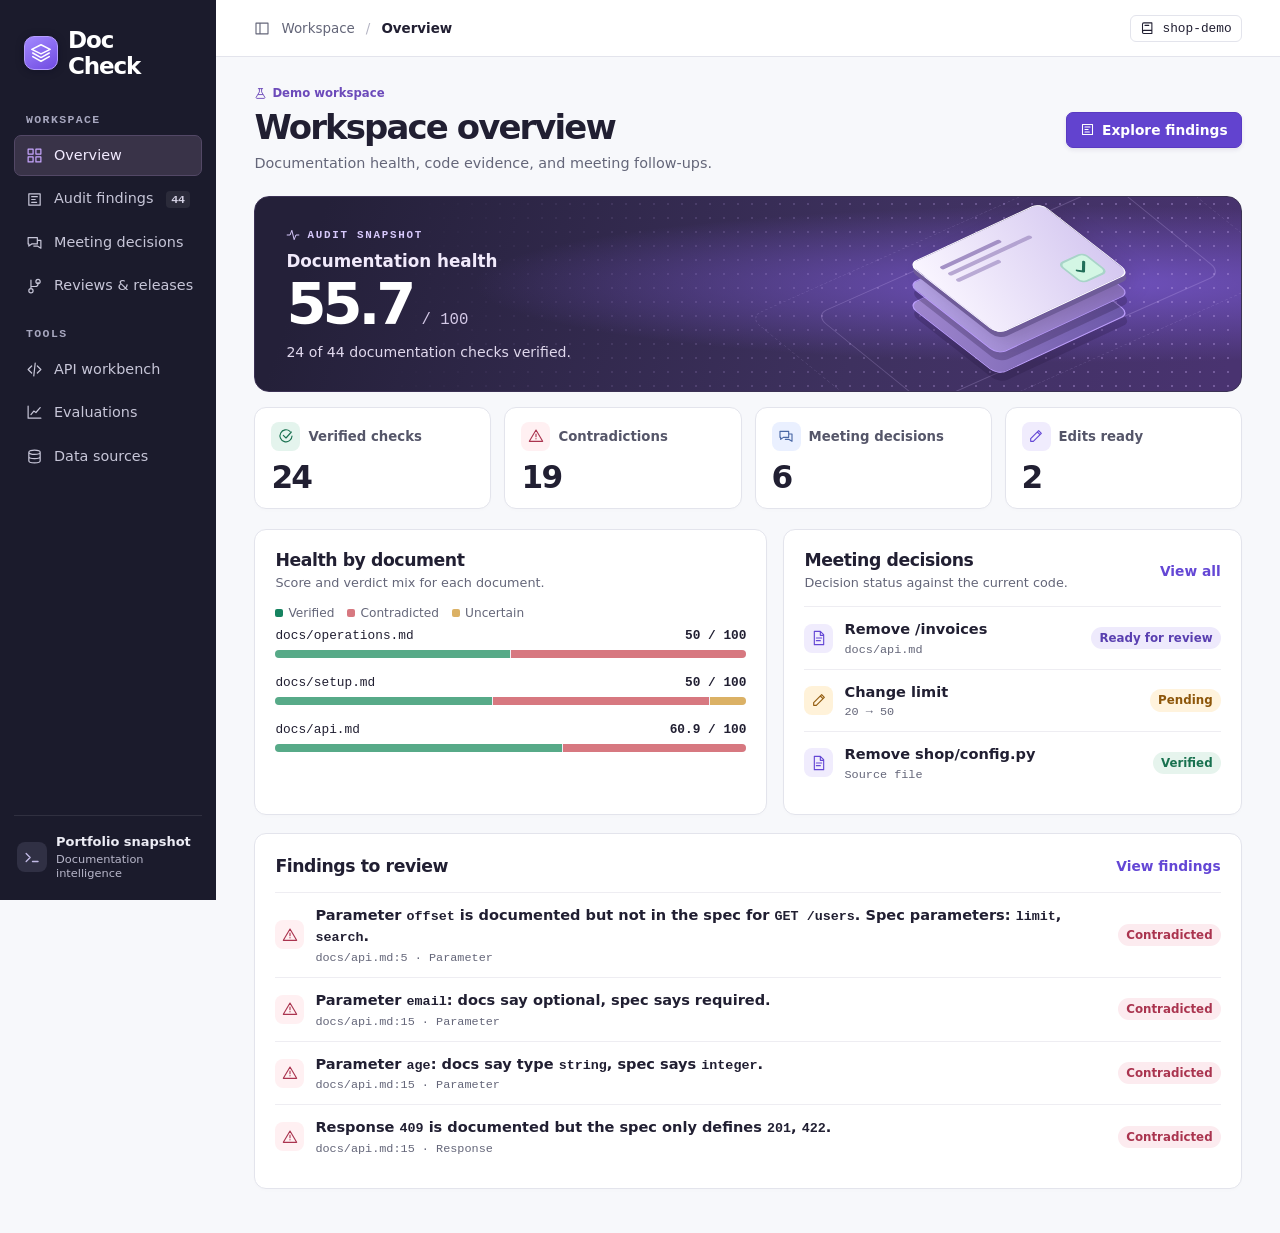
<file: index.html>
<!doctype html>
<html lang="en">
<head>
<meta charset="utf-8"><meta name="viewport" content="width=device-width, initial-scale=1">
<meta name="theme-color" content="#19182a"><meta name="description" content="Explore documentation health, code evidence and meeting-driven edits in Doc Check.">
<title>Doc Check · Documentation intelligence</title>
<style>:root {
  color-scheme: light;
  --bg: #f7f8fb;
  --ink: #211f32;
  --muted: #646679;
  --rule: #e3e4ec;
  --violet: #6447d5;
  --green: #168360;
  --red: #be415b;
  --amber: #a26210;
  --side: #1b1b2c;
  --mono: "IBM Plex Mono", Consolas, ui-monospace, monospace;
  font-family: "Inter", "Segoe UI", system-ui, sans-serif;
  color: var(--ink);
  background: var(--bg);
  font-size: 16px;
}
* {
  box-sizing: border-box;
}
body {
  margin: 0;
}
button,
input,
select {
  font: inherit;
}
button,
a {
  touch-action: manipulation;
}
button {
  cursor: pointer;
  color: inherit;
}
a {
  color: var(--violet);
}
button:focus-visible,
a:focus-visible,
input:focus-visible,
select:focus-visible,
summary:focus-visible {
  outline: 3px solid #9576f5;
  outline-offset: 3px;
}
button:disabled {
  cursor: wait;
  opacity: 0.65;
}
.sr,
.skip:not(:focus) {
  position: absolute;
  width: 1px;
  height: 1px;
  overflow: hidden;
  clip-path: inset(50%);
}
.skip:focus {
  position: fixed;
  z-index: 20;
  background: white;
  padding: 12px;
}
.shell {
  min-height: 100vh;
  display: grid;
  grid-template-columns: 216px minmax(0, 1fr);
}
svg.ic {
  width: 19px;
  height: 19px;
  display: block;
  flex: none;
  fill: none;
  stroke: currentColor;
  stroke-width: 1.7;
  stroke-linecap: round;
  stroke-linejoin: round;
}
#sidebar {
  position: sticky;
  top: 0;
  align-self: start;
  height: 100dvh;
  display: flex;
  flex-direction: column;
  background: var(--side);
  color: white;
  padding: 0 14px;
  z-index: 5;
}
.brand {
  display: flex;
  align-items: center;
  gap: 10px;
  padding: 27px 10px 26px;
  font-size: 23px;
  letter-spacing: -1.1px;
}
.brandmark,
.footmark,
.tint {
  display: inline-grid;
  place-items: center;
  flex: none;
}
.brandmark {
  color: white;
  background: linear-gradient(150deg, #a389ff, #704be1);
  border: 1px solid #b69eff;
  border-radius: 10px;
  width: 34px;
  height: 34px;
  box-shadow: 0 1px 8px #07051e55;
}
.brandmark .ic {
  width: 22px;
  height: 22px;
}
.navgroup {
  margin-top: 20px;
}
.navgroup:first-child {
  margin-top: 8px;
}
.navtitle,
.micro,
.eyebrow {
  font-family: var(--mono);
  font-size: 0.72rem;
  font-weight: 600;
  letter-spacing: 0.12em;
  text-transform: uppercase;
}
.navtitle {
  padding: 0 12px;
  color: #a7a7bf;
  margin-bottom: 9px;
}
.navitem {
  display: flex;
  align-items: center;
  gap: 11px;
  text-decoration: none;
  color: #c7c6d8;
  border: 1px solid transparent;
  padding: 10px 11px;
  margin: 2px 0;
  border-radius: 7px;
  font-size: 0.9rem;
  line-height: 1.35;
  font-weight: 500;
}
.navitem:hover {
  background: #ffffff0d;
  color: white;
}
.navitem[aria-current="page"] {
  background: #393348;
  border-color: #534866;
  color: #f1eaff;
}
.navitem[aria-current="page"] .ic {
  color: #c8a7ff;
}
.navitem .ic {
  width: 17px;
  height: 17px;
}
.nbadge {
  margin-left: auto;
  font: 600 0.72rem var(--mono);
  padding: 2px 5px;
  background: #ffffff12;
  color: #d6d3e6;
  border-radius: 4px;
}
.sidefoot {
  border-top: 1px solid #ffffff18;
  margin-top: auto;
  display: flex;
  align-items: center;
  gap: 9px;
  padding: 18px 3px 20px;
  color: #ededf5;
}
.footmark {
  width: 30px;
  height: 30px;
  background: #303044;
  color: #c2bbe5;
  border-radius: 8px;
}
.sidefoot b,
.sidefoot small {
  display: block;
}
.sidefoot b {
  font-size: 0.81rem;
}
.sidefoot small {
  color: #b8b7ca;
  font-size: 0.71rem;
  margin-top: 3px;
}
.maincol {
  min-width: 0;
}
.topbar {
  height: 57px;
  background: white;
  border-bottom: 1px solid var(--rule);
  display: flex;
  align-items: center;
  padding: 0 clamp(20px, 3vw, 52px);
  gap: 12px;
}
.crumb,
.repochip {
  display: flex;
  align-items: center;
  gap: 11px;
  font-size: 0.84rem;
}
.crumb {
  color: var(--muted);
}
.crumb .ic {
  width: 16px;
}
.crumb b {
  font-weight: 600;
  color: var(--ink);
}
.crumb i {
  color: #b4b4c3;
  font-style: normal;
}
.repochip {
  margin-left: auto;
  font: 0.8rem var(--mono);
  border: 1px solid var(--rule);
  border-radius: 6px;
  padding: 5px 9px;
  gap: 7px;
}
.repochip .ic {
  width: 15px;
  height: 15px;
}
main {
  max-width: 1510px;
  padding: 28px clamp(20px, 3vw, 52px) 48px;
  margin: auto;
}
.pagehead {
  display: flex;
  align-items: center;
  justify-content: space-between;
  gap: 16px;
  margin-bottom: 21px;
}
.pagehead h1 {
  font-size: clamp(1.8rem, 2.65vw, 2.8rem);
  line-height: 1.1;
  letter-spacing: -0.055em;
  margin: 5px 0 7px;
  font-weight: 700;
}
.pagehead p,
.sectionhead p,
.muted {
  color: var(--muted);
  font-size: 0.9rem;
  line-height: 1.5;
  margin: 0;
}
.pagehead .context {
  font-size: 0.73rem;
  line-height: 1;
  display: inline-flex;
  align-items: center;
  gap: 5px;
  color: #6c4aba;
  font-weight: 650;
}
.context .ic {
  width: 13px;
  height: 13px;
}
.btn,
.iconbtn,
.textlink,
.chip {
  display: inline-flex;
  align-items: center;
  justify-content: center;
  gap: 7px;
  border-radius: 7px;
  font-size: 0.86rem;
  font-weight: 600;
  text-decoration: none;
}
.btn {
  border: 1px solid var(--rule);
  background: white;
  padding: 9px 13px;
  white-space: nowrap;
}
.btn.primary {
  background: #6243cf;
  border-color: #593ac2;
  color: white;
  box-shadow: 0 2px 4px #33245c18;
}
.btn.primary:hover {
  background: #5032b9;
}
.btn .ic,
.textlink .ic {
  width: 15px;
  height: 15px;
}
.iconbtn {
  width: 34px;
  height: 34px;
  background: white;
  border: 1px solid var(--rule);
}
.textlink {
  border: 0;
  background: none;
  color: var(--violet);
  padding: 4px 0;
  white-space: nowrap;
}
.textlink:hover {
  text-decoration: underline;
}
.menu,
#scrim {
  display: none;
}
.hero {
  border-radius: 15px;
  position: relative;
  isolation: isolate;
  overflow: hidden;
  min-height: 196px;
  display: flex;
  align-items: center;
  padding: 23px 31px;
  color: white;
  background:
    radial-gradient(ellipse at 84% 45%, #7052bf 0, transparent 52%),
    linear-gradient(109deg, #242039 7%, #3e315f 62%, #493370 98%);
  border: 1px solid #3b3154;
}
.hero::before {
  content: "";
  position: absolute;
  inset: 0;
  z-index: -1;
  background-image: radial-gradient(#c9acf355 1px, transparent 1px);
  background-size: 14px 14px;
  mask-image: linear-gradient(100deg, transparent 15%, #000 80%);
}
.herotext {
  z-index: 1;
}
.hero h2 {
  font-size: 1.05rem;
  font-weight: 550;
  margin: 0 0 5px;
  color: #f1eafb;
}
.hero .eyebrow {
  font-size: 0.68rem;
  letter-spacing: 0.16em;
  display: flex;
  align-items: center;
  gap: 7px;
  color: #d7c9fc;
  margin-bottom: 9px;
}
.eyebrow .ic {
  width: 14px;
  height: 14px;
}
.score {
  display: flex;
  gap: 9px;
  align-items: baseline;
  line-height: 1;
  margin: 2px 0 10px;
}
.score strong {
  font-size: clamp(3.1rem, 4.5vw, 4.5rem);
  letter-spacing: -0.07em;
  font-weight: 650;
}
.score span {
  color: #d4c9e7;
  font: 0.98rem var(--mono);
}
.hero p {
  font-size: 0.88rem;
  color: #e0d8ed;
  margin: 0;
}
.art {
  position: absolute;
  width: 41%;
  height: 100%;
  right: 2%;
  top: 0;
  pointer-events: none;
  display: grid;
  place-items: center;
}
.art::before,
.art::after {
  content: "";
  position: absolute;
  width: 80%;
  height: 65%;
  transform: rotate(-24deg) skew(27deg);
  border: 1px solid #d9c3ff38;
  border-radius: 13px;
}
.art::after {
  width: 104%;
  height: 91%;
  border-style: dashed;
  opacity: 0.6;
}
.sheet {
  position: absolute;
  left: 50%;
  top: 50%;
  width: 146px;
  height: 102px;
  border-radius: 9px;
  border: 1px solid #bc9efc;
  background: linear-gradient(135deg, #9f87ce, #6b57a8);
  transform: translate(-50%, -35%) rotate(-25deg) skew(27deg);
  box-shadow: -6px 8px 0 #28183f45;
}
.sheet.mid {
  transform: translate(-50%, -55%) rotate(-25deg) skew(27deg);
  background: linear-gradient(135deg, #b7a6e6, #8c72c1);
}
.sheet.front {
  transform: translate(-50%, -75%) rotate(-25deg) skew(27deg);
  background: linear-gradient(110deg, #faf6ff, #d4c7f0);
  border-color: #fff;
  box-shadow:
    -4px 5px 0 #6f5c99,
    0 11px 18px #39253b33;
  display: flex;
  flex-direction: column;
  align-items: start;
  padding: 15px 18px;
  gap: 5px;
}
.sheet i {
  display: block;
  height: 4px;
  background: #a390c5;
  border-radius: 4px;
  width: 61%;
}
.sheet i:nth-child(2) {
  width: 84%;
  opacity: 0.75;
}
.sheet i:nth-child(3) {
  width: 44%;
  opacity: 0.7;
}
.seal {
  border: 2px solid #a8d4c8;
  background: #d3f6e4;
  position: absolute;
  bottom: 9px;
  right: 13px;
  color: #216e59;
  border-radius: 6px;
  padding: 2px;
}
.seal .ic {
  width: 21px;
  height: 21px;
  stroke-width: 2.8;
}
.metrics {
  display: grid;
  grid-template-columns: repeat(4, minmax(0, 1fr));
  gap: 13px;
  margin: 15px 0 20px;
}
.metric,
.panel {
  border: 1px solid var(--rule);
  background: white;
  border-radius: 12px;
  box-shadow: 0 2px 3px #22223203;
}
.metric {
  display: block;
  text-align: left;
  padding: 14px 16px;
  min-width: 0;
}
.metric:hover,
.filebtn:hover,
.rowbtn:hover,
.case:hover {
  background: #f8f7fd;
}
.metrictop {
  display: flex;
  align-items: center;
  gap: 8px;
  font-size: 0.83rem;
  font-weight: 600;
  color: #555669;
}
.tint {
  width: 29px;
  height: 29px;
  border-radius: 8px;
  background: #f0ecfd;
  color: var(--violet);
}
.tint .ic {
  width: 16px;
  height: 16px;
}
.green {
  background: #e4f4ed;
  color: #197150;
}
.red {
  background: #fff0f2;
  color: #aa344f;
}
.amber {
  background: #fff2d9;
  color: #935c0f;
}
.blue {
  background: #eaf0ff;
  color: #4967a5;
}
.metric strong {
  display: block;
  font-size: 1.95rem;
  letter-spacing: -0.055em;
  font-weight: 650;
  line-height: 1.1;
  margin-top: 9px;
}
.grid2 {
  display: grid;
  grid-template-columns: minmax(0, 1.12fr) minmax(0, 1fr);
  gap: 16px;
  margin-bottom: 18px;
}
.panel {
  padding: 20px;
  min-width: 0;
}
.panel + .panel.stack {
  margin-top: 16px;
}
.sectionhead {
  display: flex;
  align-items: center;
  justify-content: space-between;
  gap: 10px;
  margin-bottom: 14px;
}
.sectionhead h2,
.panel h3 {
  font-size: 1.08rem;
  letter-spacing: -0.025em;
  margin: 0;
  font-weight: 650;
}
.sectionhead p {
  font-size: 0.8rem;
  margin-top: 3px;
}
.legend {
  display: flex;
  gap: 13px;
  color: var(--muted);
  font-size: 0.76rem;
  flex-wrap: wrap;
}
.key {
  display: inline-flex;
  align-items: center;
  gap: 5px;
}
.swatch {
  width: 8px;
  height: 8px;
  border-radius: 2px;
  background: var(--green);
}
.swatch.bad {
  background: #d77880;
}
.swatch.unsure {
  background: #dbb165;
}
.filebtn {
  display: block;
  width: 100%;
  border: 0;
  background: white;
  text-align: left;
  padding: 8px 0;
}
.filetop,
.rowflex {
  display: flex;
  align-items: center;
  gap: 8px;
  min-width: 0;
}
.filetop {
  font: 0.8rem var(--mono);
  justify-content: space-between;
  gap: 6px;
}
.track {
  height: 8px;
  display: flex;
  overflow: hidden;
  gap: 1px;
  border-radius: 4px;
  background: #eef0f5;
  margin: 7px 0 1px;
}
.track i {
  height: 100%;
  display: block;
  background: #57aa88;
}
.track .bad {
  background: #d77880;
}
.track .unsure {
  background: #dbb165;
}
.rowbtn {
  display: flex;
  align-items: center;
  gap: 11px;
  width: 100%;
  text-align: left;
  background: transparent;
  color: inherit;
  border: 0;
  border-top: 1px solid #eeedf2;
  padding: 12px 0;
  min-width: 0;
}
.rowbtn:first-child {
  border-top: 0;
}
.rowcopy {
  flex: 1;
  min-width: 0;
}
.rowcopy strong,
.rowcopy small {
  display: block;
  overflow-wrap: anywhere;
}
.rowcopy strong {
  font-size: 0.91rem;
  line-height: 1.4;
  font-weight: 600;
}
.rowcopy small,
.mono,
.filetop {
  font-family: var(--mono);
}
.rowcopy small {
  font-size: 0.74rem;
  color: var(--muted);
  margin-top: 3px;
}
.badge {
  display: inline-flex;
  align-items: center;
  justify-content: center;
  border-radius: 20px;
  background: #eeeafc;
  color: #593fb0;
  padding: 4px 8px;
  font-size: 0.74rem;
  line-height: 1.2;
  font-weight: 600;
  white-space: nowrap;
}
.badge.green {
  background: #e6f4ed;
  color: #18714f;
}
.badge.red {
  background: #fcebef;
  color: #aa344f;
}
.badge.amber {
  background: #fff3dd;
  color: #8d560a;
}
.badge.gray {
  background: #eef0f5;
  color: #595e72;
}
.rowend {
  margin-left: auto;
}
.toolbar {
  display: flex;
  align-items: center;
  gap: 10px;
  flex-wrap: wrap;
  margin-bottom: 15px;
}
.toolbar input,
.toolbar select {
  border: 1px solid #cccedb;
  border-radius: 7px;
  padding: 8px 10px;
  background: white;
  color: var(--ink);
  max-width: 100%;
  font-size: 0.87rem;
}
.toolbar input {
  min-width: min(215px, 100%);
  flex: 1;
}
.chip {
  border: 1px solid var(--rule);
  padding: 7px 10px;
  background: white;
}
.chip[aria-pressed="true"] {
  background: #eeeafd;
  color: #5537b8;
  border-color: #c9baf4;
}
.listfoot {
  color: var(--muted);
  font-size: 0.78rem;
  margin: 10px 0 0;
}
.empty {
  padding: 18px 0;
  color: var(--muted);
  line-height: 1.55;
}
.subpanel {
  margin-top: 15px;
}
.summaryline {
  display: flex;
  flex-wrap: wrap;
  gap: 8px;
  margin: 10px 0 17px;
}
.sourceitem {
  padding: 13px 0;
  border-top: 1px solid var(--rule);
  display: flex;
  align-items: flex-start;
  gap: 13px;
}
.sourceitem p {
  margin: 3px 0;
  color: var(--muted);
  font-size: 0.86rem;
  line-height: 1.45;
}
.sourceitem strong {
  font-size: 0.95rem;
}
.notice,
.loading {
  background: #f0edfa;
  color: #493a6c;
  padding: 12px 15px;
  border-radius: 8px;
  font-size: 0.9rem;
  line-height: 1.5;
}
.panel pre,
dialog pre {
  white-space: pre-wrap;
  overflow-wrap: anywhere;
  font: 0.83rem/1.55 var(--mono);
  background: #f5f5f8;
  padding: 12px;
  border-radius: 7px;
}
.diff {
  margin: 10px 0 16px;
  border: 1px solid var(--rule);
  border-radius: 8px;
  overflow: hidden;
}
.diff div {
  padding: 7px 10px;
  font: 0.8rem/1.5 var(--mono);
  overflow-wrap: anywhere;
}
.diff .minus {
  background: #fff0f1;
  color: #942b42;
}
.diff .plus {
  background: #e8f6ee;
  color: #176345;
}
.diff .path {
  background: #f5f5f8;
  color: #555465;
}
.sourceitem .tint {
  margin-top: 2px;
}
.srctext {
  min-width: 0;
  overflow-wrap: anywhere;
}
.benchmark {
  width: 100%;
  border-collapse: collapse;
  text-align: left;
  font-size: 0.9rem;
}
.benchmark th,
.benchmark td {
  padding: 11px 8px;
  border-bottom: 1px solid var(--rule);
}
.benchmark th {
  color: var(--muted);
  font-weight: 550;
  font-size: 0.78rem;
}
.case {
  padding: 10px 0;
  border-bottom: 1px solid var(--rule);
  display: flex;
  align-items: center;
  gap: 10px;
  font-size: 0.9rem;
}
.case .badge {
  margin-left: auto;
}
.cases {
  columns: 2;
  column-gap: 25px;
}
.case {
  break-inside: avoid;
}
.loading {
  margin: 15px 0;
}
dialog {
  width: min(600px, 94vw);
  max-height: 86dvh;
  overflow: auto;
  border: 1px solid var(--rule);
  border-radius: 14px;
  box-shadow: 0 18px 80px #18162438;
  padding: 0;
  color: var(--ink);
}
dialog::backdrop {
  background: #19152971;
}
dialog header {
  padding: 12px 19px;
  background: #f7f7fa;
  border-bottom: 1px solid var(--rule);
  display: flex;
  align-items: center;
  justify-content: space-between;
  font-size: 0.85rem;
  font-weight: 600;
}
#detail-body {
  padding: 22px;
}
#detail-body h2 {
  font-size: 1.4rem;
  letter-spacing: -0.035em;
  margin: 8px 0 15px;
  overflow-wrap: anywhere;
}
#detail-body h3,
.blocklabel {
  font-size: 0.82rem;
  font-weight: 650;
  color: #535466;
  margin: 18px 0 6px;
}
#detail-body p {
  font-size: 0.93rem;
  line-height: 1.55;
  overflow-wrap: anywhere;
  margin: 5px 0;
}
code {
  font-family: var(--mono);
  font-size: 0.92em;
}
.reviewgrp {
  margin-bottom: 16px;
}
.statusbox {
  border-left: 3px solid #a78ce5;
  padding-left: 12px;
  color: var(--muted);
  line-height: 1.55;
  font-size: 0.9rem;
}
.sampledocs {
  max-height: 450px;
  overflow: auto;
}
.error {
  color: #942b42;
}
.menu {
  display: none;
}
@media (min-width: 1600px) {
  main {
    padding-top: 40px;
  }
  .hero {
    min-height: 224px;
  }
  .metric {
    padding: 18px 21px;
  }
  .metrics {
    gap: 18px;
  }
  .panel {
    padding: 25px;
  }
}
@media (max-width: 1130px) {
  .shell {
    grid-template-columns: 190px minmax(0, 1fr);
  }
  #sidebar {
    padding: 0 10px;
  }
  .grid2 {
    grid-template-columns: minmax(0, 1fr) minmax(0, 1fr);
  }
  .panel {
    padding: 16px;
  }
  .metrics {
    gap: 9px;
  }
  .metric {
    padding: 12px;
  }
  .metrictop {
    gap: 6px;
  }
  .grid2 .rowbtn .tint {
    display: none;
  }
}
@media (max-width: 880px) {
  .shell {
    grid-template-columns: minmax(0, 1fr);
  }
  #sidebar {
    position: fixed;
    left: 0;
    top: 0;
    bottom: 0;
    width: 224px;
    transform: translateX(-100%);
    visibility: hidden;
  }
  body.navopen #sidebar {
    transform: none;
    visibility: visible;
  }
  body.navopen #scrim {
    display: block;
    position: fixed;
    inset: 0;
    border: 0;
    background: #1b1b2b70;
    z-index: 4;
  }
  .menu {
    display: inline-grid;
    place-items: center;
  }
  .topbar {
    height: 52px;
  }
  .grid2 .rowbtn .tint {
    display: grid;
  }
  .hero {
    min-height: 182px;
  }
  .brand {
    padding-top: 20px;
  }
}
@media (max-width: 640px) {
  main {
    padding: 19px 14px 32px;
  }
  .topbar {
    padding: 0 14px;
  }
  .crumb {
    gap: 6px;
  }
  .crumb > span:first-child {
    display: none;
  }
  .repochip {
    max-width: 42%;
    overflow-wrap: anywhere;
  }
  .pagehead {
    align-items: flex-start;
    margin-bottom: 14px;
  }
  .pagehead h1 {
    font-size: 1.88rem;
  }
  .pagehead .btn {
    font-size: 0.77rem;
    padding: 8px;
  }
  .pagehead p {
    font-size: 0.83rem;
  }
  .hero {
    min-height: 163px;
    padding: 17px 18px;
  }
  .hero p {
    max-width: 205px;
    font-size: 0.78rem;
  }
  .art {
    transform: scale(0.69);
    transform-origin: right center;
    right: 3%;
    width: 36%;
  }
  .score strong {
    font-size: 3.35rem;
  }
  .metrics {
    grid-template-columns: repeat(2, minmax(0, 1fr));
    margin: 10px 0 13px;
  }
  .metric {
    padding: 10px 13px;
  }
  .metric strong {
    font-size: 1.55rem;
    margin-top: 6px;
  }
  .grid2 {
    grid-template-columns: 1fr;
    gap: 12px;
    margin-bottom: 13px;
  }
  .panel {
    padding: 16px;
  }
  .cases {
    columns: 1;
  }
  .hero h2 {
    font-size: 1rem;
  }
  .hero .eyebrow {
    font-size: 0.64rem;
  }
  .toolbar input {
    flex-basis: 100%;
  }
  .rowbtn {
    gap: 8px;
  }
  .sectionhead h2 {
    font-size: 1rem;
  }
}
@media (max-width: 390px) {
  .crumb > span:nth-child(2),
  .crumb i {
    display: none;
  }
  .art {
    opacity: 0.65;
    right: 0;
    transform: scale(0.53);
  }
  .repochip {
    font-size: 0.71rem;
  }
  .metrictop {
    font-size: 0.77rem;
  }
}
@media (prefers-reduced-motion: no-preference) {
  .navitem,
  .metric,
  .btn,
  .rowbtn {
    transition: background 0.15s ease;
  }
  .hero .sheet {
    animation: appear 0.4s ease-out;
  }
  @keyframes appear {
    from {
      opacity: 0.4;
    }
    to {
      opacity: 1;
    }
  }
}

.navitem > span:not(.nbadge) {
  white-space: nowrap;
}
.chip[aria-current="true"] {
  background: #eeeafd;
  color: #5537b8;
  border-color: #c9baf4;
}
.filetop span {
  overflow-wrap: anywhere;
}
.filetop b {
  white-space: nowrap;
}
</style>
</head>
<body>
<a class="skip" href="#content">Skip to dashboard</a>
<div class="shell">
<aside id="sidebar" aria-label="Workspace sidebar">
  <div class="brand"><span class="brandmark" data-icon="layers"></span><b>Doc Check</b></div>
  <nav aria-label="Dashboard navigation" id="nav"></nav>
  <div class="sidefoot"><span class="footmark" data-icon="terminal"></span><div><b id="side-mode">Local workspace</b><small>Documentation intelligence</small></div></div>
</aside>
<div class="maincol">
<header class="topbar"><button class="iconbtn menu" aria-label="Open navigation" aria-expanded="false" aria-controls="sidebar" id="menutoggle" data-icon="menu"></button>
<div class="crumb"><span data-icon="panel"></span><span>Workspace</span><i>/</i><b id="crumb">Overview</b></div>
<div class="repochip"><span data-icon="repo"></span><span id="repo">Repository</span></div></header>
<main id="content" tabindex="-1"><div class="loading" role="status">Loading the repository audit…</div></main>
</div></div>
<button id="scrim" aria-label="Close navigation" hidden></button>
<dialog id="detail" aria-labelledby="detail-type"><header><span id="detail-type">Evidence</span><button id="close-detail" class="iconbtn" aria-label="Close details" data-icon="close"></button></header><div id="detail-body"></div></dialog>
<div class="sr" aria-live="polite" id="announce"></div>
<script type="application/json" id="snapshot">{"project": "shop-demo", "demo": true, "health": {"score": 55.7, "verified": 24, "contradicted": 19, "uncertain": 1, "files": {"docs/api.md": {"score": 60.9, "verified": 14, "contradicted": 9, "uncertain": 0}, "docs/operations.md": {"score": 50.0, "verified": 4, "contradicted": 4, "uncertain": 0}, "docs/setup.md": {"score": 50.0, "verified": 6, "contradicted": 6, "uncertain": 1}}}, "findings": [{"verdict": "verified", "check": "endpoint", "claim": "GET /users", "file": "docs/api.md", "line": 5, "message": "`GET /users` exists in the spec.", "evidence": "routes in shop-demo#/paths/~1users/get", "fix": "", "ai_fix": ""}, {"verdict": "verified", "check": "parameter", "claim": "GET /users", "file": "docs/api.md", "line": 5, "message": "Parameter `limit` (query) matches the spec.", "evidence": "routes in shop-demo#/paths/~1users/get/parameters/0", "fix": "", "ai_fix": ""}, {"verdict": "contradicted", "check": "parameter", "claim": "GET /users", "file": "docs/api.md", "line": 5, "message": "Parameter `offset` is documented but not in the spec for `GET /users`. Spec parameters: `limit`, `search`.", "evidence": "routes in shop-demo#/paths/~1users/get", "fix": "Remove `offset` from the docs, or add it to the API if it should exist.", "ai_fix": ""}, {"verdict": "verified", "check": "parameter", "claim": "GET /users", "file": "docs/api.md", "line": 5, "message": "Parameter `search` (query) matches the spec.", "evidence": "routes in shop-demo#/paths/~1users/get/parameters/1", "fix": "", "ai_fix": ""}, {"verdict": "verified", "check": "endpoint", "claim": "POST /users", "file": "docs/api.md", "line": 15, "message": "`POST /users` exists in the spec.", "evidence": "routes in shop-demo#/paths/~1users/post", "fix": "", "ai_fix": ""}, {"verdict": "contradicted", "check": "parameter", "claim": "POST /users", "file": "docs/api.md", "line": 15, "message": "Parameter `email`: docs say optional, spec says required.", "evidence": "routes in shop-demo#/paths/~1users/post/requestBody/properties/email", "fix": "Mark `email` as required.", "ai_fix": ""}, {"verdict": "verified", "check": "parameter", "claim": "POST /users", "file": "docs/api.md", "line": 15, "message": "Parameter `name` (body) matches the spec.", "evidence": "routes in shop-demo#/paths/~1users/post/requestBody/properties/name", "fix": "", "ai_fix": ""}, {"verdict": "contradicted", "check": "parameter", "claim": "POST /users", "file": "docs/api.md", "line": 15, "message": "Parameter `age`: docs say type `string`, spec says `integer`.", "evidence": "routes in shop-demo#/paths/~1users/post/requestBody/properties/age", "fix": "Change the type of `age` to `integer`.", "ai_fix": ""}, {"verdict": "verified", "check": "response", "claim": "POST /users", "file": "docs/api.md", "line": 15, "message": "Response `201` is defined in the spec.", "evidence": "routes in shop-demo#/paths/~1users/post/responses", "fix": "", "ai_fix": ""}, {"verdict": "contradicted", "check": "response", "claim": "POST /users", "file": "docs/api.md", "line": 15, "message": "Response `409` is documented but the spec only defines `201`, `422`.", "evidence": "routes in shop-demo#/paths/~1users/post/responses", "fix": "Remove `409` from the docs, or add that response to the API.", "ai_fix": ""}, {"verdict": "verified", "check": "endpoint", "claim": "GET /users/{id}", "file": "docs/api.md", "line": 25, "message": "`GET /users/{user_id}` exists in the spec (path parameter is named `user_id` in the spec but `id` in the docs).", "evidence": "routes in shop-demo#/paths/~1users~1{user_id}/get", "fix": "", "ai_fix": ""}, {"verdict": "contradicted", "check": "endpoint", "claim": "PUT /users/{user_id}", "file": "docs/api.md", "line": 34, "message": "Docs say `PUT` but the spec defines DELETE, GET for `/users/{user_id}`.", "evidence": "routes in shop-demo#/paths/~1users~1{user_id}", "fix": "Use one of DELETE, GET for `/users/{user_id}` in the docs.", "ai_fix": ""}, {"verdict": "verified", "check": "endpoint", "claim": "POST /orders", "file": "docs/api.md", "line": 40, "message": "`POST /orders` exists in the spec.", "evidence": "routes in shop-demo#/paths/~1orders/post", "fix": "", "ai_fix": ""}, {"verdict": "verified", "check": "response", "claim": "POST /orders", "file": "docs/api.md", "line": 40, "message": "Response `201` is defined in the spec.", "evidence": "routes in shop-demo#/paths/~1orders/post/responses", "fix": "", "ai_fix": ""}, {"verdict": "contradicted", "check": "response", "claim": "POST /orders", "file": "docs/api.md", "line": 40, "message": "Response `400` is documented but the spec only defines `201`, `422`.", "evidence": "routes in shop-demo#/paths/~1orders/post/responses", "fix": "Remove `400` from the docs, or add that response to the API.", "ai_fix": ""}, {"verdict": "contradicted", "check": "endpoint", "claim": "GET /invoices", "file": "docs/api.md", "line": 50, "message": "The spec does not define the path `/invoices`.", "evidence": "routes in shop-demo (searched 4 paths)", "fix": "Remove `GET /invoices` from the docs, or add the endpoint to the API.", "ai_fix": ""}, {"verdict": "verified", "check": "endpoint", "claim": "GET /health", "file": "docs/api.md", "line": 56, "message": "`GET /health` exists in the spec.", "evidence": "routes in shop-demo#/paths/~1health/get", "fix": "", "ai_fix": ""}, {"verdict": "verified", "check": "example", "claim": "GET /users/42", "file": "docs/api.md", "line": 30, "message": "Example (curl) `GET /users/42` matches the spec.", "evidence": "routes in shop-demo#/paths/~1users~1{user_id}/get", "fix": "", "ai_fix": ""}, {"verdict": "contradicted", "check": "example", "claim": "POST /users", "file": "docs/api.md", "line": 31, "message": "Example (curl) `POST /users` sends body field `nickname` that is not in the spec (spec fields: `email`, `name`, `age`).", "evidence": "routes in shop-demo#/paths/~1users/post", "fix": "Remove `nickname` from the example body, or add it to the API.", "ai_fix": ""}, {"verdict": "contradicted", "check": "example", "claim": "POST /orders", "file": "docs/api.md", "line": 45, "message": "Example (curl) `POST /orders` omits the required body field `qty`.", "evidence": "routes in shop-demo#/paths/~1orders/post/requestBody/properties/qty", "fix": "Add `qty` to the example body.", "ai_fix": ""}, {"verdict": "verified", "check": "infra", "file": "docs/api.md", "line": 30, "subject": "port 8000", "message": "Port 8000 is exposed by the project.", "evidence": "Dockerfile:5", "fix": ""}, {"verdict": "verified", "check": "infra", "file": "docs/api.md", "line": 31, "subject": "port 8000", "message": "Port 8000 is exposed by the project.", "evidence": "Dockerfile:5", "fix": ""}, {"verdict": "verified", "check": "infra", "file": "docs/api.md", "line": 45, "subject": "port 8000", "message": "Port 8000 is exposed by the project.", "evidence": "Dockerfile:5", "fix": ""}, {"verdict": "contradicted", "check": "infra", "file": "docs/operations.md", "line": 5, "subject": "port 9000", "message": "The docs say port 9000 but the project exposes 5432, 8000.", "evidence": "5432 at docker-compose.yml:8; 8000 at Dockerfile:5", "fix": "Use one of the exposed ports (5432, 8000) or expose 9000."}, {"verdict": "verified", "check": "infra", "file": "docs/operations.md", "line": 5, "subject": "port 8000", "message": "Port 8000 is exposed by the project.", "evidence": "Dockerfile:5", "fix": ""}, {"verdict": "verified", "check": "infra", "file": "docs/operations.md", "line": 8, "subject": "service `api`", "message": "Compose service `api` exists.", "evidence": "docker-compose.yml:2", "fix": ""}, {"verdict": "contradicted", "check": "infra", "file": "docs/operations.md", "line": 8, "subject": "service `queue`", "message": "The docs mention compose service `queue` but no such service is defined (services: api, db).", "evidence": "searched the docker-compose file(s)", "fix": "Fix the service name or remove the sentence."}, {"verdict": "contradicted", "check": "infra", "file": "docs/operations.md", "line": 15, "subject": "value `image.tags`", "message": "The docs use Helm value `image.tags` but values.yaml has no such key.", "evidence": "searched values.yaml", "fix": "Use `image.tag`."}, {"verdict": "verified", "check": "infra", "file": "docs/operations.md", "line": 15, "subject": "value `replicaCount`", "message": "Helm value `replicaCount` exists.", "evidence": "deploy/chart/values.yaml", "fix": ""}, {"verdict": "verified", "check": "infra", "file": "docs/operations.md", "line": 16, "subject": "variable `region`", "message": "Terraform variable `region` is declared.", "evidence": "deploy/terraform/variables.tf:1", "fix": ""}, {"verdict": "contradicted", "check": "infra", "file": "docs/operations.md", "line": 16, "subject": "variable `instance_size`", "message": "The docs use Terraform variable `instance_size` but no `variable \"instance_size\"` block exists.", "evidence": "searched *.tf files", "fix": "Use `instance_type`."}, {"verdict": "verified", "check": "env", "file": "docs/setup.md", "line": 5, "subject": "`SHOP_API_KEY`", "message": "Environment variable `SHOP_API_KEY` is read by the code.", "evidence": "shop/settings.py:5", "fix": ""}, {"verdict": "verified", "check": "env", "file": "docs/setup.md", "line": 5, "subject": "`SHOP_DB_URL`", "message": "Environment variable `SHOP_DB_URL` is read by the code.", "evidence": "shop/settings.py:6", "fix": ""}, {"verdict": "contradicted", "check": "env", "file": "docs/setup.md", "line": 5, "subject": "`SHOP_DATABASE`", "message": "Environment variable `SHOP_DATABASE` is documented but never read by the code (the code reads 2 other variable(s)).", "evidence": "searched os.environ / os.getenv / process.env / .env.example", "fix": "Remove `SHOP_DATABASE` from the docs or add support for it in the code."}, {"verdict": "contradicted", "check": "env", "file": "docs/setup.md", "line": 8, "subject": "`SHOP_API_TOKEN`", "message": "Environment variable `SHOP_API_TOKEN` is documented but the code reads `SHOP_API_KEY`.", "evidence": "shop/settings.py:5", "fix": "Rename `SHOP_API_TOKEN` to `SHOP_API_KEY` in the docs."}, {"verdict": "verified", "check": "flag", "file": "docs/setup.md", "line": 9, "subject": "`--dry-run`", "message": "CLI flag `--dry-run` exists.", "evidence": "shop/cli.py:12", "fix": ""}, {"verdict": "contradicted", "check": "flag", "file": "docs/setup.md", "line": 9, "subject": "`--format`", "message": "CLI flag `--format` is documented but not defined in the code (2 flag(s) are defined).", "evidence": "searched argparse / click / commander definitions", "fix": "Remove `--format` from the docs or add the option to the CLI."}, {"verdict": "verified", "check": "reference", "file": "docs/setup.md", "line": 12, "subject": "`shop/settings.py`", "message": "The file `shop/settings.py` exists.", "evidence": "shop/settings.py", "fix": ""}, {"verdict": "uncertain", "check": "reference", "file": "docs/setup.md", "line": 12, "subject": "`shop/config.py`", "message": "The docs describe a past change to `shop/config.py`.", "evidence": "the current checkout alone cannot confirm the file's history", "fix": ""}, {"verdict": "verified", "check": "reference", "file": "docs/setup.md", "line": 13, "subject": "`build_order()`", "message": "`build_order` is defined in the code.", "evidence": "shop/cli.py:6", "fix": ""}, {"verdict": "contradicted", "check": "reference", "file": "docs/setup.md", "line": 13, "subject": "`build_orders()`", "message": "`build_orders()` is documented but the code defines `build_order` instead.", "evidence": "shop/cli.py:6", "fix": "Use `build_order()` in the docs."}, {"verdict": "verified", "check": "reference", "file": "docs/setup.md", "line": 14, "subject": "`api.md`", "message": "The linked file `api.md` exists.", "evidence": "docs/api.md", "fix": ""}, {"verdict": "contradicted", "check": "reference", "file": "docs/setup.md", "line": 14, "subject": "`deploy.md`", "message": "The linked file `deploy.md` does not exist in the repository.", "evidence": "searched the repository file list", "fix": "Fix or remove the reference to `deploy.md`."}, {"verdict": "contradicted", "check": "version", "file": "docs/setup.md", "line": 3, "subject": "Python 3.9+", "message": "The docs say Python 3.9+ but the project requires Python 3.11+.", "evidence": "pyproject.toml:4 (>=3.11)", "fix": "Change the docs to say Python 3.11+."}], "notes": [], "decisions": [{"id": "8d16a3ae53942ed5bcfbd3de", "kind": "change", "old": "20", "new": "50", "subject": "limit", "status": "pending", "evidence": "code: shop/main.py:27", "wording": "Changed `limit` from `20` to `50`.", "sources": [{"file": "api-sync.vtt", "time": "00:01:20", "speaker": "Marcus Lee", "quote": "For list endpoints we are changing the default limit from 20 to 50, but that is behind a flag for now."}], "edits": [], "owners": []}, {"id": "8f4d60d1d2768d7ce6dad818", "kind": "remove", "old": "/invoices", "new": "", "subject": "", "status": "ready", "evidence": "searched the code for `/invoices`", "wording": "Removed `/invoices`.", "sources": [{"file": "api-sync.vtt", "time": "00:01:08", "speaker": "Priya Shah", "quote": "Billing moved to its own service, so the /invoices endpoint was retired from this API."}], "edits": [{"file": "docs/api.md", "line": 50, "before": "### GET /invoices", "after": "### Removed GET endpoint `/invoices`"}], "owners": []}, {"id": "22ce20dbc700b1fcdaabf5fd", "kind": "remove", "old": "shop/config.py", "new": "", "subject": "", "status": "verified", "evidence": "meeting", "wording": "Removed `shop/config.py`.", "sources": [{"file": "api-sync.vtt", "time": "00:00:55", "speaker": "Dana Ortiz", "quote": "And the legacy loader shop/config.py was removed when we switched to settings.py."}], "edits": [], "owners": []}, {"id": "1a0d99969708502d3adc0f53", "kind": "rename", "old": "--format", "new": "--output-format", "subject": "", "status": "ready", "evidence": "code: shop/cli.py:13", "wording": "Renamed `--format` to `--output-format`.", "sources": [{"file": "api-sync.vtt", "time": "00:00:44", "speaker": "Dana Ortiz", "quote": "On the CLI side we renamed `--format` to `--output-format` two sprints ago, so that one is done."}], "edits": [{"file": "docs/setup.md", "line": 9, "before": "shopctl --dry-run --format table", "after": "shopctl --dry-run --output-format table"}], "owners": []}, {"id": "046e33c85c84e3d852608671", "kind": "rename", "old": "/orders", "new": "/purchases", "subject": "", "status": "pending", "evidence": "code: the API definition", "wording": "Renamed `/orders` to `/purchases`.", "sources": [{"file": "api-sync.vtt", "time": "00:00:31", "speaker": "Marcus Lee", "quote": "Also, we are moving the /orders endpoint to /purchases next quarter, finance asked for the new name."}], "edits": [], "owners": []}, {"id": "7915df3af30af7c798e24888", "kind": "rename", "old": "SHOP_DB_URL", "new": "SHOP_DATABASE_URL", "subject": "", "status": "pending", "evidence": "code: shop/settings.py:6", "wording": "Renamed `SHOP_DB_URL` to `SHOP_DATABASE_URL`.", "sources": [{"file": "api-sync.vtt", "time": "00:00:10", "speaker": "Priya Shah", "quote": "We agreed last week that SHOP_DB_URL is getting renamed to SHOP_DATABASE_URL so it matches the other services."}], "edits": [], "owners": []}], "decision_counts": {"pending": 3, "ready": 2, "verified": 1}, "conflicts": [], "inputs": {"documents": ["docs/api.md", "docs/operations.md", "docs/setup.md"], "meetings": ["api-sync.vtt"], "state": null, "owners": {}, "api": "routes in shop-demo"}, "release": null, "github": null, "github_error": null, "evaluation": {"cases": 24, "verdicts": {"verified": {"tp": 29, "fp": 0, "fn": 0, "precision": 1.0, "recall": 1.0}, "contradicted": {"tp": 27, "fp": 0, "fn": 0, "precision": 1.0, "recall": 1.0}, "uncertain": {"tp": 3, "fp": 0, "fn": 0, "precision": 1.0, "recall": 1.0}}, "problems": [], "results": [{"name": "correct endpoints", "problems": []}, {"name": "typo in path", "problems": []}, {"name": "endpoint that was never built", "problems": []}, {"name": "wrong HTTP method", "problems": []}, {"name": "path placeholder named differently", "problems": []}, {"name": "invented, correct and wrongly-typed parameters", "problems": []}, {"name": "wrong required flag and wrong location", "problems": []}, {"name": "documented response codes", "problems": []}, {"name": "deployment prefix cannot be confirmed", "problems": []}, {"name": "curl examples", "problems": []}, {"name": "sample responses", "problems": []}, {"name": "correct sample response", "problems": []}, {"name": "route path declared through a constant", "problems": []}, {"name": "route path that cannot be known statically", "problems": []}, {"name": "parameter type behind an unresolved external reference", "problems": []}, {"name": "environment variables", "problems": []}, {"name": "CLI flags", "problems": []}, {"name": "file and function references", "problems": []}, {"name": "version claims", "problems": []}, {"name": "unrelated technical text produces no alarms", "problems": []}, {"name": "container ports, compose services, Helm values and Terraform variables", "problems": []}, {"name": "anchor links", "problems": []}, {"name": "runbook commands", "problems": []}, {"name": "no infrastructure files means no infrastructure claims", "problems": []}]}}</script>
<script>"use strict";
(() => {
  const $ = (id) => document.getElementById(id);
  const paths = {
    layers: "M12 3 2 8l10 5 10-5-10-5ZM3 12l9 5 9-5M3 16l9 5 9-5",
    overview: "M3 3h7v7H3zM14 3h7v7h-7zM3 14h7v7H3zM14 14h7v7h-7z",
    findings: "M4 4h16v16H4zM8 8h8M8 12h5M8 16h7",
    meeting: "M3 5h13v9H8l-4 3v-3H3zM17 9h4v11l-5-3h-5",
    review:
      "M7 3v12M17 6v2a4 4 0 0 1-4 4H7M4 18a3 3 0 1 0 6 0 3 3 0 0 0-6 0ZM14 5a3 3 0 1 0 6 0 3 3 0 0 0-6 0Z",
    code: "m8 7-5 5 5 5m8-10 5 5-5 5m-3-14-2 18",
    eval: "M3 3v17h18M7 15l4-5 3 2 6-7",
    sources:
      "M4 6c0-4 16-4 16 0s-16 4-16 0Zm0 0v12c0 4 16 4 16 0V6M4 12c0 4 16 4 16 0",
    repo: "M4 5a2 2 0 0 1 2-2h13v17H6a2 2 0 0 1-2-2V5Zm0 12a2 2 0 0 1 2-2h13M8 7h6",
    menu: "M3 6h18M3 12h18M3 18h18",
    close: "m6 6 12 12M18 6 6 18",
    panel: "M3 4h18v16H3zM9 4v16",
    terminal: "m4 7 5 5-5 5m8 0h7",
    refresh:
      "M20 7v5h-5M4 17v-5h5M5 9a7.5 7.5 0 0 1 13-3l2 3M4 15l2 3a7.5 7.5 0 0 0 13-3",
    check: "m5 12 4 4L19 6",
    circlecheck: "M21 12a9 9 0 1 1-3-7M8 11l4 4 8-9",
    alert: "m12 3 10 17H2L12 3Zm0 6v4m0 3v.3",
    file: "M5 2h9l5 5v15H5zM14 2v6h5M8 12h8M8 16h6",
    activity: "M2 12h5l3-8 4 16 3-8h5",
    edit: "m4 16 12-12 4 4L8 20H4v-4ZM14 6l4 4",
    clock: "M21 12a9 9 0 1 1-18 0 9 9 0 0 1 18 0ZM12 6v6l4 2",
    flask:
      "M8 3h8M10 3v6L4 19c-.5 1 .3 2 1.5 2h13c1.2 0 2-1 1.5-2L14 9V3M8 14h8",
    link: "m9 15 6-6m-5-2 2-2a5 5 0 0 1 7 7l-2 2m-3 3-2 2a5 5 0 0 1-7-7l2-2",
    folder: "M3 6h7l2 2h9v12H3z",
    download: "M12 3v12m-5-5 5 5 5-5M4 16v5h16v-5",
    bolt: "M13 2 5 14h6l-1 8 9-13h-7z",
    person: "M15 7a4 4 0 1 1-8 0 4 4 0 0 1 8 0ZM3 21v-2c0-6 16-6 16 0v2",
  };
  const icon = (name) =>
    `<svg class="ic" viewBox="0 0 24 24" aria-hidden="true"><path d="${paths[name] || paths.file}"/></svg>`;
  document
    .querySelectorAll("[data-icon]")
    .forEach((n) => (n.innerHTML = icon(n.dataset.icon)));
  const e = (value) =>
    String(value ?? "").replace(
      /[&<>"']/g,
      (c) =>
        ({
          "&": "&amp;",
          "<": "&lt;",
          ">": "&gt;",
          '"': "&quot;",
          "'": "&#39;",
        })[c],
    );
  const human = (s) =>
    String(s || "")
      .replace(/[-_]+/g, " ")
      .replace(/^./, (t) => t.toUpperCase());
  const rich = (s) => e(s).replace(/\x60([^\x60]+)\x60/g, "<code>$1</code>");
  const raw = $("snapshot").textContent.trim();
  const offline = raw && raw !== "null";
  let data = offline ? JSON.parse(raw) : null,
    running = false,
    lastView = "",
    search = "";
  const views = {
    overview: [
      "Overview",
      "overview",
      "Workspace overview",
      "Documentation health, code evidence, and meeting follow-ups.",
    ],
    findings: [
      "Audit findings",
      "findings",
      "Audit findings",
      "Inspect each claim against its implementation and see the suggested fix.",
    ],
    meetings: [
      "Meeting decisions",
      "meeting",
      "Meeting decisions",
      "Follow technical decisions from meeting notes into the code and documentation.",
    ],
    reviews: [
      "Reviews & releases",
      "review",
      "Reviews & releases",
      "Inspect proposed edits, review ownership, conflicts, and release wording.",
    ],
    workbench: [
      "API workbench",
      "code",
      "API workbench",
      "Explore documented endpoints and the checks attached to each claim.",
    ],
    evaluations: [
      "Evaluations",
      "eval",
      "Verifier evaluations",
      "Regression results from the project’s hand-labeled test cases.",
    ],
    sources: [
      "Data sources",
      "sources",
      "Data sources",
      "Inspect the files and integrations behind this workspace.",
    ],
  };
  const labels = {
    ready: "Ready for review",
    pending: "Pending",
    verified: "Verified",
    contradicted: "Contradicted",
    uncertain: "Uncertain",
    "manual review": "Manual review",
    "conflicting decisions": "Conflict",
  };
  const tones = {
    verified: "green",
    ready: "",
    pending: "amber",
    contradicted: "red",
    uncertain: "amber",
    "manual review": "amber",
    "conflicting decisions": "red",
    merged: "green",
    closed: "gray",
    open: "blue",
    draft: "",
  };
  const badge = (key, label) =>
    `<span class="badge ${tones[key] ?? "gray"}">${e(label || labels[key] || human(key))}</span>`;
  const tint = (key, tone = "") =>
    `<span class="tint ${tone}">${icon(key)}</span>`;
  const n = (key) => data.decision_counts[key] || 0;
  const fmt = (x) => (x == null ? "—" : String(x));
  const ratio = (v) => (v == null ? "—" : Math.round(v * 1000) / 10 + "%");
  const section = (title, after = "", desc = "") =>
    `<div class="sectionhead"><div><h2>${e(title)}</h2>${desc ? `<p>${e(desc)}</p>` : ""}</div>${after}</div>`;
  const link = (text, hash) =>
    `<a class="textlink" href="#${e(hash)}">${e(text)}</a>`;
  const source = (ico, title, body, status = "") =>
    `<div class="sourceitem">${tint(ico)}<div class="srctext"><strong>${e(title)}</strong><p>${e(body)}</p></div>${status ? `<span class="rowend">${status}</span>` : ""}</div>`;
  const empty = (s) => `<p class="empty">${e(s)}</p>`;
  const route = () => {
    const [key, qs = ""] = location.hash.slice(1).split("?");
    return {
      key: Object.hasOwn(views, key) ? key : "overview",
      query: new URLSearchParams(qs),
    };
  };
  const routeTo = (key, params = {}) =>
    key + (Object.keys(params).length ? "?" + new URLSearchParams(params) : "");
  const sortedDecisions = () =>
    [...data.decisions].sort(
      (a, b) =>
        rank(a.status) - rank(b.status) ||
        decisionTitle(a).localeCompare(decisionTitle(b)),
    );
  const rank = (s) =>
    ({
      "conflicting decisions": 0,
      ready: 1,
      pending: 2,
      "manual review": 3,
      verified: 4,
    })[s] ?? 5;
  const decisionTitle = (d) =>
    d.kind === "rename"
      ? `Rename ${d.old}`
      : d.kind === "change"
        ? `Change ${d.subject}`
        : `Remove ${d.old}`;
  function nav(view) {
    const groups = [
      ["Workspace", ["overview", "findings", "meetings", "reviews"]],
      ["Tools", ["workbench", "evaluations", "sources"]],
    ];
    $("nav").innerHTML = groups
      .map(
        ([group, keys]) =>
          `<div class="navgroup"><div class="navtitle">${group}</div>${keys.map((k) => `<a class="navitem" href="#${k}" ${view === k ? 'aria-current="page"' : ""}>${icon(views[k][1])}<span>${views[k][0]}</span>${k === "findings" && data ? `<span class="nbadge">${data.findings.length}</span>` : ""}</a>`).join("")}</div>`,
      )
      .join("");
  }
  function pagehead(view) {
    let action = "";
    if (view === "overview")
      action = offline
        ? `<a class="btn primary" href="#findings?verdict=contradicted">${icon("findings")}Explore findings</a>`
        : `<button class="btn primary" id="run-audit" ${running ? "disabled" : ""}>${icon("refresh")}${running ? "Running…" : "Run audit"}</button>`;
    if (view === "workbench" && !offline)
      action = `<a class="btn primary" href="/workbench">${icon("code")}Check your inputs</a>`;
    return `<div class="pagehead"><div><span class="context">${icon(data.demo ? "flask" : "repo")}${data.demo ? "Demo workspace" : "Repository workspace"}</span><h1>${views[view][2]}</h1><p>${views[view][3]}</p></div>${action}</div>`;
  }
  function hero() {
    const h = data.health;
    return `<section class="hero" aria-label="Repository health"><div class="herotext"><div class="eyebrow">${icon("activity")}Audit snapshot</div><h2>Documentation health</h2><div class="score"><strong>${fmt(h.score)}</strong><span>/ 100</span></div><p>${h.verified} of ${data.findings.length} documentation checks verified.</p></div><div class="art" aria-hidden="true"><div class="sheet"></div><div class="sheet mid"></div><div class="sheet front"><i></i><i></i><i></i><span class="seal">${icon("check")}</span></div></div></section>`;
  }
  function metric(label, count, ico, tone, url) {
    return `<a class="metric" style="color:inherit;text-decoration:none" href="#${e(url)}"><div class="metrictop">${tint(ico, tone)}${label}</div><strong>${count}</strong></a>`;
  }
  function fileChart() {
    const rows = Object.entries(data.health.files).sort(
      (a, b) => (a[1].score ?? 100) - (b[1].score ?? 100),
    );
    return `<section class="panel">${section("Health by document", "", "Score and verdict mix for each document.")}<div class="legend"><span class="key"><i class="swatch"></i>Verified</span><span class="key"><i class="swatch bad"></i>Contradicted</span>${data.health.uncertain ? '<span class="key"><i class="swatch unsure"></i>Uncertain</span>' : ""}</div>${
      rows
        .slice(0, 5)
        .map(
          ([path, h]) =>
            `<a class="filebtn" style="color:inherit;text-decoration:none" href="#${e(routeTo("findings", { file: path }))}"><div class="filetop"><span>${e(path)}</span><b>${fmt(h.score)} / 100</b></div><div class="track" aria-hidden="true">${[
              "verified",
              "contradicted",
              "uncertain",
            ]
              .filter((k) => h[k])
              .map(
                (k) =>
                  `<i class="${k === "contradicted" ? "bad" : k === "uncertain" ? "unsure" : ""}" style="flex:${Number(h[k])}"></i>`,
              )
              .join("")}</div></a>`,
        )
        .join("") || empty("No files have checkable claims.")
    }</section>`;
  }
  function decisionRow(d) {
    return `<button class="rowbtn" data-decision="${e(d.id)}">${tint(d.kind === "rename" ? "review" : d.kind === "remove" ? "file" : "edit", d.status === "pending" ? "amber" : "")}<span class="rowcopy"><strong>${e(decisionTitle(d))}</strong><small>${e(d.edits[0]?.file || (d.kind === "change" ? d.old + " → " + d.new : d.kind === "rename" ? d.new : "Source file"))}</small></span>${badge(d.status)}</button>`;
  }
  function findingRow({ f, i }) {
    return `<button class="rowbtn" data-finding="${i}">${tint(f.verdict === "verified" ? "circlecheck" : f.verdict === "uncertain" ? "clock" : "alert", tones[f.verdict])}<span class="rowcopy"><strong>${rich(f.message)}</strong><small>${e(f.file)}:${e(f.line)} · ${e(human(f.check))}</small></span>${badge(f.verdict)}</button>`;
  }
  const indexed = () => data.findings.map((f, i) => ({ f, i }));
  function overview() {
    const h = data.health;
    const ds = sortedDecisions();
    const recent = [
      ...ds.filter((d) => d.status === "ready").slice(0, 1),
      ...ds.filter((d) => d.status === "pending").slice(0, 1),
      ...ds.filter((d) => d.status === "verified").slice(0, 1),
    ];
    const spots = [...new Set([...recent, ...ds])].slice(0, 3);
    return (
      hero() +
      `<div class="metrics">${metric("Verified checks", h.verified, "circlecheck", "green", "findings?verdict=verified")}${metric("Contradictions", h.contradicted, "alert", "red", "findings?verdict=contradicted")}${metric("Meeting decisions", ds.length, "meeting", "blue", "meetings")}${metric("Edits ready", n("ready"), "edit", "", "reviews")}</div><div class="grid2">${fileChart()}<section class="panel">${section("Meeting decisions", link("View all", "meetings"), "Decision status against the current code.")}${spots.map(decisionRow).join("") || empty("No meeting decisions imported.")}</section></div><section class="panel">${section("Findings to review", link("View findings", "findings?verdict=contradicted"))}${
        indexed()
          .filter(({ f }) => f.verdict === "contradicted")
          .slice(0, 4)
          .map(findingRow)
          .join("") || empty("No contradictions in this audit.")
      }</section>`
    );
  }
  function options(values, current) {
    return values
      .map(
        ([val, text]) =>
          `<option value="${e(val)}" ${val === current ? "selected" : ""}>${e(text)}</option>`,
      )
      .join("");
  }
  function findings(query) {
    const selected = query.get("verdict") || "",
      file = query.get("file") || "";
    return `<section class="panel">${section("Evidence explorer")}<div class="toolbar"><input id="search" type="search" aria-label="Search findings" placeholder="Search messages, files, or evidence" value="${e(search)}"><select id="verdict" aria-label="Filter by verdict">${options([["", "All verdicts"], ...["verified", "contradicted", "uncertain"].map((x) => [x, labels[x]])], selected)}</select><select id="docfilter" aria-label="Filter by document">${options([["", "All documents"], ...Object.keys(data.health.files).map((x) => [x, x])], file)}</select></div><div id="filtered"></div></section>`;
  }
  function showFiltered() {
    const word = search.toLowerCase(),
      verdict = $("verdict").value,
      doc = $("docfilter").value;
    const rows = indexed().filter(
      ({ f }) =>
        (!verdict || f.verdict === verdict) &&
        (!doc || f.file === doc) &&
        (!word ||
          [f.message, f.file, f.evidence, f.check, f.claim, f.subject]
            .join(" ")
            .toLowerCase()
            .includes(word)),
    );
    $("filtered").innerHTML =
      `<p class="listfoot" role="status">${rows.length} of ${data.findings.length} findings</p>` +
      (rows.map(findingRow).join("") ||
        empty("No findings match these filters."));
  }
  function meetings(query) {
    const selected = query.get("status") || "";
    const ds = sortedDecisions();
    const states = [...new Set(ds.map((d) => d.status))];
    return `<section class="panel">${section("Decision register")}<div class="toolbar">${[["", "All decisions"], ...states.map((s) => [s, labels[s] || human(s)])].map(([s, title]) => `<a class="chip" style="color:inherit" aria-current="${s === selected ? "true" : "false"}" href="#${e(routeTo("meetings", s ? { status: s } : {}))}">${e(title)} · ${s ? n(s) : ds.length}</a>`).join("")}</div>${
      ds
        .filter((d) => !selected || d.status === selected)
        .map(decisionRow)
        .join("") || empty("No decisions to show.")
    }</section>`;
  }
  function reviews() {
    const ready = sortedDecisions().filter((d) => d.status === "ready");
    const gh = data.github;
    const ghList = (rows, kind) =>
      rows
        .map(
          (p) =>
            `<a class="rowbtn" style="color:inherit;text-decoration:none" target="_blank" rel="noopener" href="https://github.com/${e(gh.repo)}/${kind}/${Number(p.number)}">${tint(kind === "pull" ? "review" : "alert")}<span class="rowcopy"><strong>${e(p.title)}</strong><small>#${p.number}${p.owners?.length ? " · " + e(p.owners.join(", ")) : ""}</small></span>${badge(p.status)}</a>`,
        )
        .join("");
    return `<div class="grid2"><section class="panel">${section("Ready for a draft PR", badge("ready", String(ready.length)))}${ready.map(decisionRow).join("") || empty("No edits are ready for review.")}</section><section class="panel">${section("Conflicting decisions", badge("gray", String(data.conflicts.length)))}${data.conflicts.map((c) => `<details><summary>${e(c.title)}</summary><pre>${e(c.description)}</pre></details>`).join("") || empty("No conflicting decisions were found in these sources.")}</section></div><section class="panel stack">${section("GitHub review activity")}${gh ? ghList(gh.pulls, "pull") + ghList(gh.issues, "issues") || empty("No meeting PRs or conflict issues in the selected repository.") : source("review", "GitHub activity is offline", data.github_error || "Draft PRs, requested reviewers, and conflict issues appear here when a repository is connected.")}</section><section class="panel stack">${section("Release notes")}${data.release ? `<h3>Imported release draft</h3><pre>${e(data.release)}</pre>` : `<p class="muted">Approved, merged edits qualify for the release draft. The wording below previews edits awaiting review.</p>${ready.map((d) => `<p class="statusbox">${rich(d.wording)}</p>`).join("") || empty("No release wording to preview.")}`}</section>`;
  }
  function workbench() {
    const fs = indexed().filter(({ f }) => "claim" in f);
    const groups = new Map();
    for (const row of fs) {
      const claim = row.f.claim || "API documentation";
      if (!groups.has(claim)) groups.set(claim, []);
      groups.get(claim).push(row);
    }
    return `<section class="panel">${section("Documented API claims", badge("gray", String(fs.length) + " checks"))}${offline ? '<p class="muted">Explore the saved audit here. The local workbench also accepts your own OpenAPI spec, docs, and meeting notes.</p>' : ""}${[...groups].map(([name, rows], i) => `<details class="subpanel" ${i === 0 ? "open" : ""}><summary><b>${e(name)}</b> · ${rows.length} ${rows.length === 1 ? "check" : "checks"}</summary>${rows.map(findingRow).join("")}</details>`).join("") || empty("No API claims found.")}</section>`;
  }
  function evaluations() {
    const v = data.evaluation,
      passed = v.results.filter((c) => !c.problems.length).length;
    return `<section class="panel">${section("Labeled evaluation set", badge(passed === v.cases ? "verified" : "contradicted", passed + " / " + v.cases + " passed"), "Precision and recall against the project’s own fixtures.")}<table class="benchmark"><thead><tr><th>Verdict</th><th>Matches</th><th>Precision</th><th>Recall</th></tr></thead><tbody>${Object.entries(
      v.verdicts,
    )
      .map(
        ([k, t]) =>
          `<tr><td>${badge(k)}</td><td>${t.tp}</td><td>${ratio(t.precision)}</td><td>${ratio(t.recall)}</td></tr>`,
      )
      .join(
        "",
      )}</tbody></table></section><section class="panel stack">${section("Evaluation cases")}<div class="cases">${v.results.map((c) => `<div class="case"><div>${e(human(c.name))}${c.problems.map((p) => `<p>${e(p)}</p>`).join("")}</div>${badge(c.problems.length ? "contradicted" : "verified", c.problems.length ? "Failed" : "Passed")}</div>`).join("")}</div></section>`;
  }
  function sources() {
    const s = data.inputs;
    return `<div class="grid2"><section class="panel">${section("Workspace inputs", offline ? "" : '<a class="textlink" href="/portfolio.html" download="doc-check-portfolio.html">Download portfolio demo</a>')}${source("repo", data.project, s.api || "Repository source tree")}${source("folder", "Documentation", s.documents.join(", ") || "No documents")}${source("meeting", "Meeting exports", s.meetings.join(", ") || "No local meeting files selected")}${source("sources", "Saved decisions", s.state || "No persistent decision database selected")}</section><section class="panel">${section("Integration inputs")}${source("meeting", "Microsoft Teams", "Single meeting, organizer, or tenant collection through the meeting sync workflow.")}${source("file", "OneDrive & Loop", "Native Loop notes, Word transcripts, Markdown, text, and WebVTT.")}${source("review", "GitHub", data.github ? data.github.repo : data.github_error || "No live repository selected for this dashboard.")}${source(
      "person",
      "Documentation owners",
      Object.entries(s.owners)
        .map(([p, o]) => p + " · " + (o.join(", ") || "unassigned"))
        .join("; ") || "No documentation owners configured.",
    )}</section></div>`;
  }
  function detail(type, body) {
    $("detail-type").textContent = type;
    $("detail-body").innerHTML = body;
    $("detail").showModal();
    $("close-detail").focus();
  }
  function openFinding(i) {
    const f = data.findings[i];
    if (!f) return;
    detail(
      "Finding evidence",
      `${badge(f.verdict)}<h2>${rich(f.claim || f.subject || human(f.check))}</h2><p>${rich(f.message)}</p><h3>Documentation</h3><pre>${e(f.file)}:${e(f.line)}</pre><h3>Repository evidence</h3><pre>${e(f.evidence || "No supporting evidence recorded.")}</pre>${f.fix ? `<h3>Suggested fix</h3><p>${rich(f.fix)}</p>` : ""}`,
    );
  }
  function openDecision(id) {
    const d = data.decisions.find((i) => i.id === id);
    if (!d) return;
    detail(
      "Meeting decision",
      `${badge(d.status)}<h2>${e(decisionTitle(d))}</h2><p>${rich(d.wording)}</p>${d.sources.map((s) => `<h3>Meeting evidence</h3><p class="statusbox">${rich(s.quote)}</p><small class="muted">${e([s.file, s.time, s.speaker].filter(Boolean).join(" · "))}</small>`).join("")}<h3>Repository evidence</h3><pre>${e(d.evidence || "Awaiting repository evidence.")}</pre>${d.edits.length ? `<h3>Proposed documentation edits</h3>${d.edits.map((t) => `<div class="diff"><div class="path">${e(t.file)}:${t.line}</div><div class="minus">− ${e(t.before)}</div><div class="plus">+ ${e(t.after)}</div></div>`).join("")}<h3>Requested owners on publish</h3><p>${e(d.owners.join(", ") || "No owners configured for these documents.")}</p>` : ""}${d.status === "pending" ? '<p class="statusbox">The sync checks this decision again when the repository changes.</p>' : ""}`,
    );
  }
  function menu(open) {
    document.body.classList.toggle("navopen", open);
    $("menutoggle").setAttribute("aria-expanded", String(open));
    $("scrim").hidden = !open;
    if (open) $("nav").querySelector("[aria-current]")?.focus();
  }
  function render() {
    const { key, query } = route();
    nav(key);
    $("crumb").textContent = views[key][0];
    document.title = views[key][0] + " · Doc Check";
    if (!data) return;
    $("repo").textContent = data.project;
    $("side-mode").textContent = offline
      ? "Portfolio snapshot"
      : "Local workspace";
    if (key !== lastView) {
      search = "";
      window.scrollTo(0, 0);
    }
    lastView = key;
    const content = {
      overview,
      findings,
      meetings,
      reviews,
      workbench,
      evaluations,
      sources,
    }[key](query);
    $("content").innerHTML =
      pagehead(key) +
      content +
      (key === "overview" && data.notes.length
        ? `<div class="notice">${data.notes.map(e).join("<br>")}</div>`
        : "");
    if (key === "findings") {
      showFiltered();
      $("search").oninput = (ev) => {
        search = ev.target.value;
        showFiltered();
      };
      for (const id of ["verdict", "docfilter"])
        $(id).onchange = () => {
          const params = {};
          if ($("verdict").value) params.verdict = $("verdict").value;
          if ($("docfilter").value) params.file = $("docfilter").value;
          location.hash = routeTo("findings", params);
        };
    }
  }
  async function refresh() {
    if (running || offline) return;
    running = true;
    render();
    $("announce").textContent = "Running repository audit.";
    try {
      const response = await fetch("/api/workspace", { cache: "no-store" });
      const payload = await response.json();
      if (!response.ok)
        throw new Error(payload.error || "Could not load the audit.");
      data = payload;
      render();
      $("announce").textContent = "Repository audit complete.";
    } catch (err) {
      $("content").innerHTML =
        `<h1>Workspace unavailable</h1><p class="notice error" role="alert">${e(err.message)}</p><button class="btn" id="retry">Retry audit</button>`;
    } finally {
      running = false;
      const b = $("run-audit");
      if (b) {
        b.disabled = false;
        b.innerHTML = icon("refresh") + "Run audit";
      }
    }
  }
  document.addEventListener("click", (ev) => {
    const t = ev.target.closest("button,a");
    if (!t) return;
    if (t.id === "run-audit" || t.id === "retry") refresh();
    else if (t.hasAttribute("data-finding"))
      openFinding(Number(t.dataset.finding));
    else if (t.hasAttribute("data-decision")) openDecision(t.dataset.decision);
    else if (t.id === "close-detail") $("detail").close();
    else if (t.id === "menutoggle") menu(true);
    else if (t.id === "scrim") {
      menu(false);
      $("menutoggle").focus();
    } else if (
      t.closest("#nav") &&
      document.body.classList.contains("navopen")
    ) {
      menu(false);
      $("content").focus();
    }
  });
  document.addEventListener("keydown", (ev) => {
    if (ev.key === "Escape" && document.body.classList.contains("navopen")) {
      menu(false);
      $("menutoggle").focus();
    }
  });
  window.addEventListener("hashchange", () => {
    render();
    $("content").focus({ preventScroll: true });
  });
  render();
  if (!offline) refresh();
})();
</script>
</body></html>
</file>
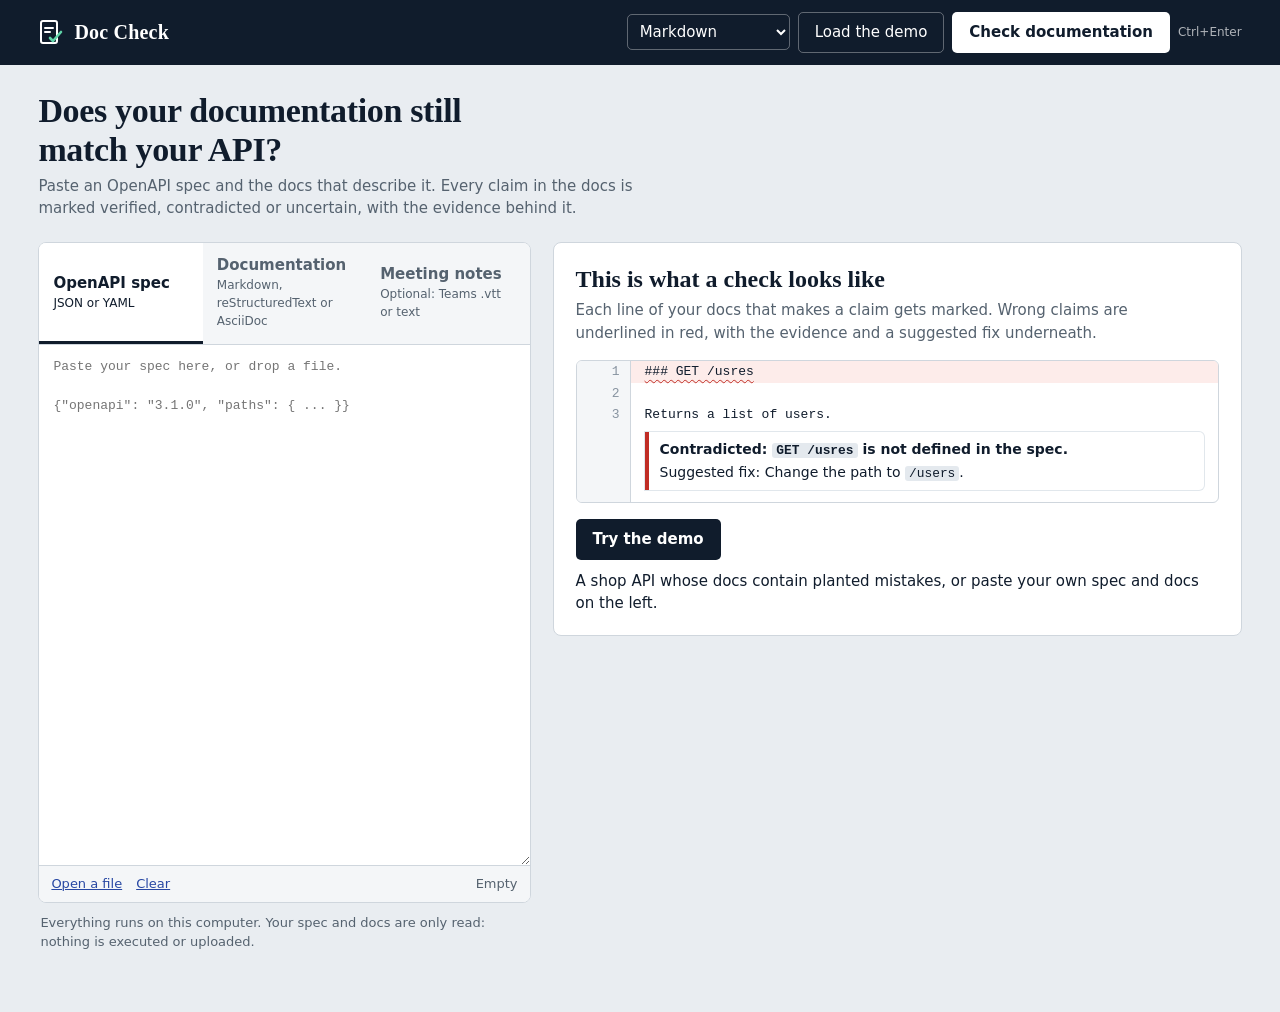
<file: web/index.html>
<!doctype html>
<html lang="en">
<head>
<meta charset="utf-8">
<meta name="viewport" content="width=device-width, initial-scale=1">
<title>Doc Check: does your documentation match your API?</title>
<style>
  :root {
    --paper: #e9edf1;
    --sheet: #ffffff;
    --wash: #f4f6f8;
    --ink: #101c2c;
    --muted: #55626f;
    --rule: #cfd6dd;
    --red: #c02d25;
    --red-bg: #fdecea;
    --green: #14795a;
    --green-bg: #e3f4ed;
    --amber: #965f08;
    --amber-bg: #fcf1d9;
    --blue: #2747a3;
    --serif: "Iowan Old Style", "Palatino Linotype", Palatino, Charter, Georgia, serif;
    --sans: system-ui, -apple-system, "Segoe UI", Roboto, sans-serif;
    --mono: ui-monospace, "Cascadia Mono", "SF Mono", Menlo, Consolas, monospace;
  }
  * { box-sizing: border-box; }
  html { scroll-padding-top: 84px; }
  body { margin: 0; background: var(--paper); color: var(--ink); font: 15px/1.5 var(--sans); }
  button, textarea, select { font: inherit; color: inherit; }
  :focus-visible { outline: 3px solid var(--blue); outline-offset: 2px; }
  code { font-family: var(--mono); font-size: .92em; background: #e4e9ee; padding: 0 4px; border-radius: 3px; }

  /* ---- top bar: always visible, so the actions can never scroll away ---- */
  .bar { position: sticky; top: 0; z-index: 5; background: var(--ink); color: #fff;
    display: flex; flex-wrap: wrap; align-items: center; gap: 12px 20px;
    padding: 12px clamp(14px, 3vw, 40px); }
  .brand { font: 600 20px/1 var(--serif); letter-spacing: .01em; margin-right: auto; display: flex; align-items: center; gap: 10px; }
  .brand svg { flex: none; }
  .actions { display: flex; flex-wrap: wrap; gap: 8px; align-items: center; }
  .btn { padding: 8px 16px; border-radius: 5px; border: 1px solid transparent; cursor: pointer; font-weight: 600; white-space: nowrap; }
  .btn.go { background: #fff; color: var(--ink); }
  .btn.ghost { background: transparent; color: #fff; border-color: #ffffff55; font-weight: 500; }
  .btn:hover { filter: brightness(.93); }
  .btn.ghost:hover { background: #ffffff1a; filter: none; }
  .btn[disabled] { opacity: .6; cursor: progress; }
  .kbd { color: #ffffffaa; font-size: 12px; }
  .bar select { background: transparent; color: #fff; border: 1px solid #ffffff55; border-radius: 5px; padding: 7px 8px; }
  .bar select option { color: var(--ink); }

  .intro { padding: 26px clamp(14px, 3vw, 40px) 4px; max-width: 1500px; margin: 0 auto; }
  .intro h1 { margin: 0; font: 600 clamp(24px, 3.2vw, 34px)/1.15 var(--serif); letter-spacing: -.01em; max-width: 30ch; }
  .intro p { margin: 6px 0 0; color: var(--muted); max-width: 68ch; }

  main { display: grid; grid-template-columns: minmax(300px, 5fr) minmax(0, 7fr); gap: 22px;
    padding: 18px clamp(14px, 3vw, 40px) 60px; max-width: 1500px; margin: 0 auto; align-items: start; }
  @media (max-width: 960px) { main { grid-template-columns: minmax(0, 1fr); } }

  /* ---- editor card ---- */
  .editor { background: var(--sheet); border: 1px solid var(--rule); border-radius: 8px; overflow: hidden;
    position: sticky; top: 76px; }
  @media (max-width: 960px) { .editor { position: static; } }
  .tabs { display: flex; border-bottom: 1px solid var(--rule); background: var(--wash); }
  .tab { flex: 1; padding: 11px 14px; border: 0; background: transparent; cursor: pointer; font-weight: 600; color: var(--muted);
    border-bottom: 3px solid transparent; text-align: left; }
  .tab small { display: block; font-weight: 400; font-size: 12px; }
  .tab[aria-selected="true"] { color: var(--ink); background: var(--sheet); border-bottom-color: var(--ink); }
  .pane[hidden] { display: none; }
  textarea { display: block; width: 100%; height: min(58vh, 520px); min-height: 260px; padding: 12px 14px; border: 0;
    font: 13px/1.5 var(--mono); resize: vertical; background: var(--sheet); tab-size: 2; }
  textarea.drag { background: var(--amber-bg); }
  .editor-foot { display: flex; flex-wrap: wrap; gap: 8px 14px; align-items: center; padding: 8px 12px;
    border-top: 1px solid var(--rule); background: var(--wash); font-size: 13px; color: var(--muted); }
  .editor-foot .link { border: 0; background: none; color: var(--blue); cursor: pointer; padding: 0; text-decoration: underline; }
  .editor-foot .count { margin-left: auto; font-variant-numeric: tabular-nums; }
  .privacy { margin: 10px 2px 0; font-size: 13px; color: var(--muted); }

  /* ---- results ---- */
  .results { min-width: 0; display: grid; grid-template-columns: minmax(0, 1fr); gap: 18px; }
  .panel { background: var(--sheet); border: 1px solid var(--rule); border-radius: 8px; }
  .error { border-left: 4px solid var(--red); background: var(--red-bg); padding: 12px 14px; border-radius: 0 6px 6px 0; }

  .summary { display: grid; grid-template-columns: auto minmax(0, 1fr); gap: 14px 26px; padding: 18px 20px; align-items: center; }
  @media (max-width: 560px) { .summary { grid-template-columns: 1fr; justify-items: center; text-align: center; } }
  .ring { position: relative; width: 132px; height: 132px; }
  .ring svg { transform: rotate(-90deg); }
  .ring .num { position: absolute; inset: 0; display: grid; place-content: center; text-align: center; }
  .ring b { font: 600 38px/1 var(--serif); font-variant-numeric: tabular-nums; }
  .ring span { font-size: 12px; color: var(--muted); }
  .ring[data-band="good"] { --c: var(--green); }
  .ring[data-band="mid"] { --c: var(--amber); }
  .ring[data-band="bad"] { --c: var(--red); }
  .ring circle.fg { stroke: var(--c); }
  .ring b { color: var(--c); }
  .facts { width: 100%; min-width: 0; }
  .facts h2 { margin: 0 0 4px; font: 600 20px/1.2 var(--serif); }
  .facts p { margin: 0 0 12px; color: var(--muted); }
  .split { display: flex; height: 12px; border-radius: 6px; overflow: hidden; background: var(--rule); }
  .split i { display: block; min-width: 0; }
  .split .r { background: var(--red); } .split .a { background: #d99a2b; } .split .g { background: var(--green); }
  .legend { display: flex; flex-wrap: wrap; gap: 6px 18px; margin-top: 8px; font-size: 14px; }
  .legend b { font-variant-numeric: tabular-nums; }
  .dot { display: inline-block; width: 10px; height: 10px; border-radius: 50%; margin-right: 6px; }
  .dot.r { background: var(--red); } .dot.a { background: #d99a2b; } .dot.g { background: var(--green); }

  table.by { border-collapse: collapse; width: 100%; font-size: 14px; }
  table.by caption { text-align: left; padding: 12px 20px 4px; font: 600 16px var(--serif); }
  table.by th, table.by td { padding: 7px 20px; text-align: right; font-variant-numeric: tabular-nums; }
  table.by th:first-child, table.by td:first-child { text-align: left; }
  @media (max-width: 560px) { table.by th, table.by td { padding: 7px 8px; } table.by caption { padding: 12px 8px 4px; } table.by th:first-child, table.by td:first-child { padding-left: 14px; } table.by thead th { font-size: 12px; } }
  table.by thead th { color: var(--muted); font-weight: 500; border-bottom: 1px solid var(--rule); }
  table.by tbody tr + tr td { border-top: 1px solid #e6ebf0; }
  td.bad { color: var(--red); font-weight: 600; }

  .first { padding: 14px 20px 16px; }
  .first h3 { margin: 0 0 8px; font: 600 18px var(--serif); }
  .first ol { margin: 0; padding: 0; list-style: none; display: grid; gap: 4px; }
  .first button { width: 100%; text-align: left; background: var(--red-bg); border: 0; border-left: 4px solid var(--red);
    border-radius: 0 5px 5px 0; padding: 7px 12px; cursor: pointer; display: grid; grid-template-columns: 56px minmax(0, 1fr); gap: 8px; align-items: baseline; }
  .first button:hover { background: #f9d9d5; }
  .first .ln { font: 12px var(--mono); color: var(--red); }
  .first .more { color: var(--muted); font-size: 13px; padding: 4px 2px; }

  .filters { display: flex; flex-wrap: wrap; gap: 8px; align-items: center; }
  .filters .label { font-weight: 600; margin-right: 4px; }
  .chip { padding: 6px 13px; border-radius: 999px; border: 1px solid var(--rule); background: var(--sheet); cursor: pointer; }
  .chip[aria-pressed="true"] { background: var(--ink); color: #fff; border-color: var(--ink); }

  .doc { background: var(--sheet); border: 1px solid var(--rule); border-radius: 8px; overflow: hidden; }
  .line { display: grid; grid-template-columns: 54px minmax(0, 1fr); font: 13px/1.65 var(--mono); }
  .line .no { text-align: right; padding: 0 10px 0 0; color: #8793a0; user-select: none; border-right: 1px solid var(--rule); background: var(--wash); }
  .line .txt { padding: 0 14px; white-space: pre-wrap; overflow-wrap: anywhere; min-height: 1.65em; }
  .line.bad .txt { background: var(--red-bg); text-decoration: underline wavy var(--red) 1px; text-underline-offset: 4px; }
  .line.unsure .txt { background: var(--amber-bg); text-decoration: underline dotted var(--amber) 2px; text-underline-offset: 4px; }
  .line.ok .no { color: var(--green); font-weight: 700; }
  .line.hidden { display: none; }
  .line.jump .txt { animation: jump 1.4s ease-out; }
  @keyframes jump { 0%, 40% { box-shadow: inset 0 0 0 2px var(--blue); } 100% { box-shadow: inset 0 0 0 2px transparent; } }
  .notes { min-width: 0; padding: 6px 14px 12px; font: 14px/1.5 var(--sans); display: grid; gap: 8px; }
  .note-card { border-left: 4px solid var(--rule); padding: 7px 11px; background: var(--sheet); border-radius: 0 5px 5px 0; box-shadow: 0 0 0 1px #e1e7ec; }
  .note-card.bad { border-color: var(--red); } .note-card.unsure { border-color: var(--amber); } .note-card.ok { border-color: var(--green); }
  .note-card .why { font-weight: 600; }
  .note-card .ev { color: var(--muted); font-size: 13px; overflow-wrap: anywhere; }
  .note-card .fix { font-size: 14px; display: flex; flex-wrap: wrap; gap: 4px 10px; align-items: baseline; margin-top: 2px; }
  .copy { border: 1px solid var(--rule); background: var(--wash); border-radius: 4px; padding: 1px 8px; font-size: 12px; cursor: pointer; }

  .meeting { padding: 14px 20px 16px; display: grid; gap: 8px; }
  .meeting h3 { margin: 0; font: 600 18px var(--serif); }
  .meeting h4 { margin: 8px 0 0; font: 600 15px var(--sans); }
  .meeting .sub { margin: 0 0 4px; color: var(--muted); font-size: 14px; }
  .meeting ul { margin: 0; padding-left: 20px; font-size: 14px; }
  .gaps { padding: 14px 20px 6px; }
  .gaps h3 { margin: 0 0 4px; font: 600 18px var(--serif); }
  .gaps p { margin: 8px 0 2px; color: var(--muted); font-size: 14px; }
  .gaps ul { margin: 0 0 10px; padding-left: 20px; }

  /* ---- empty state: a worked example instead of a blank box ---- */
  .welcome { padding: 22px 22px 20px; }
  .welcome h2 { margin: 0; font: 600 24px/1.2 var(--serif); }
  .welcome > p { margin: 6px 0 16px; color: var(--muted); max-width: 60ch; }
  .sample { border: 1px solid var(--rule); border-radius: 6px; overflow: hidden; margin-bottom: 16px; }
  .sample .line.note-row { grid-template-columns: 54px minmax(0, 1fr); }
  .welcome .cta { display: flex; flex-wrap: wrap; gap: 10px; align-items: center; }
  .welcome .btn.go { background: var(--ink); color: #fff; }
  .welcome .btn.ghost { color: var(--ink); border-color: var(--rule); }

  @media (prefers-reduced-motion: reduce) { .line.jump .txt { animation: none; box-shadow: inset 0 0 0 2px var(--blue); } }
</style>
</head>
<body>
<div class="bar">
  <a class="brand" style="text-decoration:none;color:inherit" href="/" aria-label="Doc Check workspace overview">
    <svg width="26" height="26" viewBox="0 0 26 26" aria-hidden="true"><rect x="3" y="2" width="16" height="22" rx="2" fill="none" stroke="#fff" stroke-width="2"/><path d="M7 9h8M7 13h5" stroke="#fff" stroke-width="2" stroke-linecap="round"/><path d="M12 19l3 3 8-9" fill="none" stroke="#5fd3a8" stroke-width="2.6" stroke-linecap="round" stroke-linejoin="round"/></svg>
    Doc Check
  </a>
  <div class="actions">
    <select id="format" aria-label="Documentation format">
      <option value="md">Markdown</option>
      <option value="rst">reStructuredText</option>
      <option value="adoc">AsciiDoc</option>
    </select>
    <button class="btn ghost" id="demo">Load the demo</button>
    <button class="btn go" id="run">Check documentation</button>
    <span class="kbd" title="Keyboard shortcut">Ctrl+Enter</span>
  </div>
</div>

<div class="intro">
  <h1>Does your documentation still match your API?</h1>
  <p>Paste an OpenAPI spec and the docs that describe it. Every claim in the docs is marked verified, contradicted or uncertain, with the evidence behind it.</p>
</div>

<main>
  <section aria-label="Inputs">
    <div class="editor">
      <div class="tabs" role="tablist">
        <button class="tab" role="tab" id="tab-spec" aria-controls="pane-spec" aria-selected="true">OpenAPI spec<small>JSON or YAML</small></button>
        <button class="tab" role="tab" id="tab-docs" aria-controls="pane-docs" aria-selected="false">Documentation<small>Markdown, reStructuredText or AsciiDoc</small></button>
        <button class="tab" role="tab" id="tab-meeting" aria-controls="pane-meeting" aria-selected="false">Meeting notes<small>Optional: Teams .vtt or text</small></button>
      </div>
      <div class="pane" id="pane-spec" role="tabpanel" aria-labelledby="tab-spec">
        <textarea id="spec" spellcheck="false" aria-label="OpenAPI spec" placeholder='Paste your spec here, or drop a file.&#10;&#10;{"openapi": "3.1.0", "paths": { ... }}'></textarea>
      </div>
      <div class="pane" id="pane-docs" role="tabpanel" aria-labelledby="tab-docs" hidden>
        <textarea id="docs" spellcheck="false" aria-label="Documentation" placeholder="Paste your docs here, or drop a file.&#10;&#10;### GET /users&#10;&#10;| Name | Type | Required |&#10;|---|---|---|"></textarea>
      </div>
      <div class="pane" id="pane-meeting" role="tabpanel" aria-labelledby="tab-meeting" hidden>
        <textarea id="meeting" spellcheck="false" aria-label="Meeting notes" placeholder="Paste meeting notes or a Teams .vtt transcript, or drop a file.&#10;&#10;Priya: We are renaming /orders to /purchases next quarter.&#10;Marcus: The /invoices endpoint was retired."></textarea>
      </div>
      <div class="editor-foot">
        <button class="link" id="open">Open a file</button>
        <button class="link" id="clear">Clear</button>
        <span class="count" id="count" aria-live="polite"></span>
      </div>
      <input type="file" id="file" hidden>
    </div>
    <p class="privacy">Everything runs on this computer. Your spec and docs are only read: nothing is executed or uploaded.</p>
  </section>

  <section class="results" id="results" aria-live="polite"></section>
</main>

<script>
(() => {
  const $ = (id) => document.getElementById(id);
  const results = $("results");
  let state = null;
  let filter = "all";
  let activeTab = "spec";

  const KIND = { contradicted: "bad", uncertain: "unsure", verified: "ok" };
  const LABEL = { contradicted: "Contradicted", uncertain: "Uncertain", verified: "Verified" };
  const CHECKS = { endpoint: "Endpoints", parameter: "Parameters", response: "Response codes", example: "Code examples", "example-response": "Sample responses" };

  function el(tag, cls, text) {
    const n = document.createElement(tag);
    if (cls) n.className = cls;
    if (text !== undefined) n.textContent = text;
    return n;
  }
  // Text with `backticked` parts shown as <code>; never uses innerHTML.
  function rich(parent, text) {
    String(text).split(/(`[^`]+`)/).forEach((part) => {
      if (part.length > 2 && part.startsWith("`") && part.endsWith("`")) parent.appendChild(el("code", "", part.slice(1, -1)));
      else if (part) parent.appendChild(document.createTextNode(part));
    });
  }
  const plural = (n, word) => `${n} ${word}${n === 1 ? "" : "s"}`;

  /* ---------- tabs and files ---------- */
  function selectTab(name) {
    activeTab = name;
    ["spec", "docs", "meeting"].forEach((t) => {
      $("tab-" + t).setAttribute("aria-selected", String(t === name));
      $("pane-" + t).hidden = t !== name;
    });
    updateCount();
  }
  function updateCount() {
    const v = $(activeTab).value;
    $("count").textContent = v ? `${plural(v.split("\n").length, "line")}, ${v.length.toLocaleString()} characters` : "Empty";
  }
  function loadText(target, text, name) {
    $(target).value = text;
    if (target === "docs" && name) {
      const ext = name.split(".").pop().toLowerCase();
      if (ext === "rst") $("format").value = "rst";
      else if (ext === "adoc" || ext === "asciidoc") $("format").value = "adoc";
      else if (ext === "md" || ext === "markdown") $("format").value = "md";
    }
    selectTab(target);
  }
  function readFile(file, target) {
    const reader = new FileReader();
    reader.onload = () => loadText(target, String(reader.result), file.name);
    reader.readAsText(file);
  }
  ["spec", "docs", "meeting"].forEach((t) => {
    const area = $(t);
    area.addEventListener("input", updateCount);
    area.addEventListener("dragover", (e) => { e.preventDefault(); area.classList.add("drag"); });
    area.addEventListener("dragleave", () => area.classList.remove("drag"));
    area.addEventListener("drop", (e) => {
      e.preventDefault(); area.classList.remove("drag");
      if (e.dataTransfer.files[0]) readFile(e.dataTransfer.files[0], t);
    });
  });
  $("tab-spec").addEventListener("click", () => selectTab("spec"));
  $("tab-docs").addEventListener("click", () => selectTab("docs"));
  $("tab-meeting").addEventListener("click", () => selectTab("meeting"));
  $("open").addEventListener("click", () => $("file").click());
  $("file").addEventListener("change", (e) => { if (e.target.files[0]) readFile(e.target.files[0], activeTab); e.target.value = ""; });
  $("clear").addEventListener("click", () => { $(activeTab).value = ""; updateCount(); $(activeTab).focus(); });
  document.addEventListener("keydown", (e) => { if ((e.ctrlKey || e.metaKey) && e.key === "Enter") { e.preventDefault(); run(); } });

  /* ---------- server calls ---------- */
  function showError(message) {
    results.replaceChildren();
    const box = el("div", "error");
    box.appendChild(el("strong", "", "Could not check the documentation. "));
    box.appendChild(document.createTextNode(message));
    results.appendChild(box);
  }

  async function run() {
    const btn = $("run");
    if (btn.disabled) return;
    btn.disabled = true; btn.textContent = "Checking…";
    try {
      const res = await fetch("/api/audit", {
        method: "POST", headers: { "Content-Type": "application/json" },
        body: JSON.stringify({ spec: $("spec").value, docs: $("docs").value, format: $("format").value, meeting: $("meeting").value }),
      });
      const data = await res.json();
      if (!res.ok) {
        // Point the person at the box that needs attention.
        if (/spec/i.test(data.error || "")) selectTab("spec"); else if (/docs|documentation/i.test(data.error || "")) selectTab("docs");
        return showError(data.error || "Unexpected error.");
      }
      state = data; filter = "all";
      render();
    } catch (e) {
      showError("The local server did not answer. Is python web/server.py still running?");
    } finally {
      btn.disabled = false; btn.textContent = "Check documentation";
    }
  }

  async function loadDemo() {
    try {
      const res = await fetch("/api/demo");
      const d = await res.json();
      if (!res.ok) return showError(d.error || "Demo unavailable.");
      $("spec").value = d.spec; $("docs").value = d.docs; $("format").value = d.format; $("meeting").value = d.meeting || "";
      selectTab("docs");
      run();
    } catch (e) { showError("The local server did not answer."); }
  }

  /* ---------- results ---------- */
  function ring(score) {
    const band = score >= 85 ? "good" : score >= 60 ? "mid" : "bad";
    const box = el("div", "ring"); box.dataset.band = band;
    const R = 56, C = 2 * Math.PI * R;
    const ns = "http://www.w3.org/2000/svg";
    const svg = document.createElementNS(ns, "svg");
    svg.setAttribute("width", "132"); svg.setAttribute("height", "132"); svg.setAttribute("viewBox", "0 0 132 132");
    svg.setAttribute("role", "img"); svg.setAttribute("aria-label", `Documentation health ${Math.round(score)} out of 100`);
    [["bg", "#e1e7ec"], ["fg", ""]].forEach(([cls, stroke]) => {
      const c = document.createElementNS(ns, "circle");
      c.setAttribute("cx", "66"); c.setAttribute("cy", "66"); c.setAttribute("r", String(R));
      c.setAttribute("fill", "none"); c.setAttribute("stroke-width", "12"); c.setAttribute("class", cls);
      if (stroke) c.setAttribute("stroke", stroke);
      else { c.setAttribute("stroke-linecap", "round"); c.setAttribute("stroke-dasharray", `${(C * score) / 100} ${C}`); }
      svg.appendChild(c);
    });
    box.appendChild(svg);
    const num = el("div", "num");
    num.appendChild(el("b", "", String(Math.round(score))));
    num.appendChild(el("span", "", "out of 100"));
    box.appendChild(num);
    return box;
  }

  function summaryPanel() {
    const s = state.summary, total = s.contradicted + s.uncertain + s.verified;
    const panel = el("div", "panel summary");
    const score = state.health && state.health.score;
    if (score !== null && score !== undefined) panel.appendChild(ring(score)); else panel.style.gridTemplateColumns = "1fr";
    const facts = el("div", "facts");
    facts.appendChild(el("h2", "", s.contradicted ? `${plural(s.contradicted, "claim")} in the docs ${s.contradicted === 1 ? "is" : "are"} wrong` : "No wrong claims found"));
    facts.appendChild(el("p", "", `${plural(state.claims_checked, "endpoint claim")} and ${plural(state.examples_checked, "example")} checked against ${plural(state.endpoints_in_spec, "operation")} in the spec.`));
    const split = el("div", "split");
    [["r", s.contradicted], ["a", s.uncertain], ["g", s.verified]].forEach(([c, n]) => {
      if (!n) return; const seg = el("i", c); seg.style.flex = String(n); split.appendChild(seg);
    });
    split.setAttribute("role", "img");
    split.setAttribute("aria-label", `${s.contradicted} contradicted, ${s.uncertain} uncertain, ${s.verified} verified, out of ${total}`);
    facts.appendChild(split);
    const legend = el("div", "legend");
    [["r", "contradicted", s.contradicted], ["a", "uncertain", s.uncertain], ["g", "verified", s.verified]].forEach(([c, word, n]) => {
      const item = el("span"); item.appendChild(el("i", "dot " + c));
      item.appendChild(el("b", "", String(n))); item.appendChild(document.createTextNode(" " + word));
      legend.appendChild(item);
    });
    facts.appendChild(legend);
    panel.appendChild(facts);
    return panel;
  }

  function breakdownPanel() {
    const rows = {};
    state.findings.forEach((f) => {
      const r = rows[f.check] || (rows[f.check] = { contradicted: 0, uncertain: 0, verified: 0 });
      r[f.verdict] += 1;
    });
    const keys = Object.keys(rows);
    if (keys.length < 2) return null;
    const table = el("table", "by panel");
    table.appendChild(el("caption", "", "What was checked"));
    const head = el("thead"); const hr = el("tr");
    ["", "Verified", "Uncertain", "Contradicted"].forEach((h) => hr.appendChild(el("th", "", h)));
    head.appendChild(hr); table.appendChild(head);
    const body = el("tbody");
    keys.forEach((k) => {
      const tr = el("tr"); tr.appendChild(el("td", "", CHECKS[k] || k));
      tr.appendChild(el("td", "", String(rows[k].verified)));
      tr.appendChild(el("td", "", String(rows[k].uncertain)));
      tr.appendChild(el("td", rows[k].contradicted ? "bad" : "", String(rows[k].contradicted)));
      body.appendChild(tr);
    });
    table.appendChild(body);
    return table;
  }

  function fixFirstPanel() {
    const bad = state.findings.filter((f) => f.verdict === "contradicted").sort((a, b) => a.line - b.line);
    if (!bad.length) return null;
    const panel = el("div", "panel first");
    panel.appendChild(el("h3", "", "Fix these first"));
    const list = el("ol");
    bad.slice(0, 8).forEach((f) => {
      const li = el("li"); const b = el("button");
      b.type = "button"; b.appendChild(el("span", "ln", "line " + f.line));
      const msg = el("span"); rich(msg, f.message); b.appendChild(msg);
      b.addEventListener("click", () => jumpTo(f.line));
      li.appendChild(b); list.appendChild(li);
    });
    panel.appendChild(list);
    if (bad.length > 8) panel.appendChild(el("div", "more", `and ${bad.length - 8} more, marked in the document below`));
    return panel;
  }

  function jumpTo(n) {
    filter = "all"; applyFilter();
    const row = document.getElementById("line-" + n);
    if (!row) return;
    row.scrollIntoView({ behavior: matchMedia("(prefers-reduced-motion: reduce)").matches ? "auto" : "smooth", block: "center" });
    row.classList.remove("jump"); void row.offsetWidth; row.classList.add("jump");
  }

  function noteCard(f) {
    const card = el("div", "note-card " + KIND[f.verdict]);
    card.dataset.verdict = f.verdict;
    const why = el("div", "why");
    why.appendChild(document.createTextNode(LABEL[f.verdict] + ": ")); rich(why, f.message);
    card.appendChild(why);
    if (f.evidence) { const ev = el("div", "ev"); ev.appendChild(document.createTextNode("Evidence: ")); rich(ev, f.evidence); card.appendChild(ev); }
    if (f.fix) {
      const fx = el("div", "fix");
      const text = el("span"); text.appendChild(document.createTextNode("Suggested fix: ")); rich(text, f.fix); fx.appendChild(text);
      const copy = el("button", "copy", "Copy fix"); copy.type = "button";
      copy.addEventListener("click", async () => {
        try { await navigator.clipboard.writeText(f.fix.replace(/`/g, "")); copy.textContent = "Copied"; }
        catch (e) { copy.textContent = "Copy failed"; }
        setTimeout(() => { copy.textContent = "Copy fix"; }, 1500);
      });
      fx.appendChild(copy); card.appendChild(fx);
    }
    return card;
  }

  function docView() {
    const byLine = new Map();
    state.findings.forEach((f) => { if (!byLine.has(f.line)) byLine.set(f.line, []); byLine.get(f.line).push(f); });
    const doc = el("div", "doc");
    $("docs").value.split("\n").forEach((text, i) => {
      const n = i + 1, found = byLine.get(n) || [];
      const worst = found.some((f) => f.verdict === "contradicted") ? "contradicted"
        : found.some((f) => f.verdict === "uncertain") ? "uncertain" : found.length ? "verified" : "";
      const line = el("div", "line" + (worst ? " " + KIND[worst] : "")); line.id = "line-" + n;
      line.appendChild(el("div", "no", worst === "verified" ? "✓" : String(n)));
      line.appendChild(el("div", "txt", text));
      doc.appendChild(line);
      if (found.length) {
        const row = el("div", "line notes-row"); row.appendChild(el("div", "no", ""));
        const notes = el("div", "notes"); found.forEach((f) => notes.appendChild(noteCard(f)));
        row.appendChild(notes); doc.appendChild(row);
      }
    });
    return doc;
  }

  function filterBar() {
    const s = state.summary;
    const bar = el("div", "filters"); bar.appendChild(el("span", "label", "Show"));
    [["all", "Everything"], ["contradicted", `Contradicted (${s.contradicted})`], ["uncertain", `Uncertain (${s.uncertain})`], ["verified", `Verified (${s.verified})`]].forEach(([key, text]) => {
      const b = el("button", "chip", text); b.type = "button"; b.dataset.key = key;
      b.setAttribute("aria-pressed", String(filter === key));
      b.addEventListener("click", () => { filter = key; applyFilter(); });
      bar.appendChild(b);
    });
    return bar;
  }

  function gapsPanel() {
    const missing = state.missing_required_params || [], undocumented = state.undocumented_operations || [];
    if (!missing.length && !undocumented.length) return null;
    const box = el("div", "panel gaps"); box.appendChild(el("h3", "", "Gaps in the documentation"));
    const list = (intro, items) => {
      box.appendChild(el("p", "", intro));
      const ul = el("ul"); items.forEach((t) => { const li = el("li"); rich(li, t); ul.appendChild(li); }); box.appendChild(ul);
    };
    if (missing.length) list("Required parameters the docs never mention", missing);
    if (undocumented.length) list("Operations in the spec that no doc page describes", undocumented);
    return box;
  }

  function meetingPanel() {
    const m = state.meeting;
    if (!m) return null;
    const panel = el("div", "panel meeting");
    panel.appendChild(el("h3", "", "Meeting follow-ups"));
    const c = m.counts;
    panel.appendChild(el("p", "sub", m.findings.length || m.actions.length
      ? `${plural(m.findings.length, "decision")} found in ${plural(m.utterances, "remark")}: ${c.contradicted} docs out of date, ${c.uncertain} not shipped yet or unclear, ${c.verified} already reflected.`
      : "Nothing in these notes looked like a documentation-affecting decision. Try wording such as “rename X to Y” or “X was removed”."));
    const order = { contradicted: 0, uncertain: 1, verified: 2 };
    m.findings.slice().sort((a, b) => order[a.verdict] - order[b.verdict]).forEach((f) => {
      const card = el("div", "note-card " + KIND[f.verdict]);
      const why = el("div", "why");
      why.appendChild(document.createTextNode((f.pending ? "Not shipped yet" : LABEL[f.verdict]) + ": ")); rich(why, f.message);
      card.appendChild(why);
      card.appendChild(el("div", "ev", `${f.time || "no time"}, ${f.speaker || "unknown"}: “${f.quote}”`));
      if (f.fix) { const fx = el("div", "fix"); const t = el("span"); t.appendChild(document.createTextNode("Suggested fix: ")); rich(t, f.fix); fx.appendChild(t); card.appendChild(fx); }
      panel.appendChild(card);
    });
    if (m.actions.length) {
      panel.appendChild(el("h4", "", "Action items about documentation"));
      const ul = el("ul"); m.actions.forEach((a) => ul.appendChild(el("li", "", `${a.owner || "Someone"}${a.time ? " (" + a.time + ")" : ""}: ${a.text}`)));
      panel.appendChild(ul);
    }
    return panel;
  }

  function render() {
    results.replaceChildren();
    const gaps = gapsPanel();
    const meetingBox = meetingPanel();
    if (!state.findings.length) {
      const empty = el("div", "panel welcome");
      empty.appendChild(el("h2", "", "No endpoint claims found"));
      const total = (state.undocumented_operations || []).length;
      empty.appendChild(el("p", "", "The checker looks for endpoints written like GET /users/{id} in headings, tables, lists or sentences. Add one and check again." +
        (total ? ` Your spec defines ${plural(total, "operation")}, listed below. Each one is a good place to start documenting.` : "")));
      results.appendChild(empty);
      if (meetingBox) results.appendChild(meetingBox);
      if (gaps) results.appendChild(gaps);
      return;
    }
    results.appendChild(summaryPanel());
    const first = fixFirstPanel(); if (first) results.appendChild(first);
    const by = breakdownPanel(); if (by) results.appendChild(by);
    results.appendChild(filterBar());
    results.appendChild(docView());
    if (meetingBox) results.appendChild(meetingBox);
    if (gaps) results.appendChild(gaps);
    applyFilter();
  }

  function applyFilter() {
    results.querySelectorAll(".chip").forEach((c) => c.setAttribute("aria-pressed", String(c.dataset.key === filter)));
    results.querySelectorAll(".note-card").forEach((c) => { c.hidden = filter !== "all" && c.dataset.verdict !== filter; });
    results.querySelectorAll(".notes-row").forEach((row) => {
      row.classList.toggle("hidden", ![...row.querySelectorAll(".note-card")].some((c) => !c.hidden));
    });
  }

  /* ---------- first screen: a worked example ---------- */
  function welcome() {
    const box = el("div", "panel welcome");
    box.appendChild(el("h2", "", "This is what a check looks like"));
    box.appendChild(el("p", "", "Each line of your docs that makes a claim gets marked. Wrong claims are underlined in red, with the evidence and a suggested fix underneath."));
    const sample = el("div", "sample");
    const rows = [
      ["1", "### GET /usres", "bad"],
      ["2", "", ""],
      ["3", "Returns a list of users.", ""],
    ];
    rows.forEach(([n, text, kind]) => {
      const line = el("div", "line" + (kind ? " " + kind : ""));
      line.appendChild(el("div", "no", n)); line.appendChild(el("div", "txt", text)); sample.appendChild(line);
    });
    const note = el("div", "line"); note.appendChild(el("div", "no", ""));
    const notes = el("div", "notes");
    const card = el("div", "note-card bad");
    const why = el("div", "why"); why.appendChild(document.createTextNode("Contradicted: ")); rich(why, "`GET /usres` is not defined in the spec."); card.appendChild(why);
    const fx = el("div", "fix"); const fxText = el("span"); fxText.appendChild(document.createTextNode("Suggested fix: ")); rich(fxText, "Change the path to `/users`."); fx.appendChild(fxText); card.appendChild(fx);
    notes.appendChild(card); note.appendChild(notes); sample.appendChild(note);
    box.appendChild(sample);
    const cta = el("div", "cta");
    const demo = el("button", "btn go", "Try the demo"); demo.type = "button"; demo.addEventListener("click", loadDemo);
    cta.appendChild(demo);
    cta.appendChild(el("span", "", "A shop API whose docs contain planted mistakes, or paste your own spec and docs on the left."));
    box.appendChild(cta);
    return box;
  }

  $("run").addEventListener("click", run);
  $("demo").addEventListener("click", loadDemo);
  results.appendChild(welcome());
  updateCount();
})();
</script>
</body>
</html>
</file>
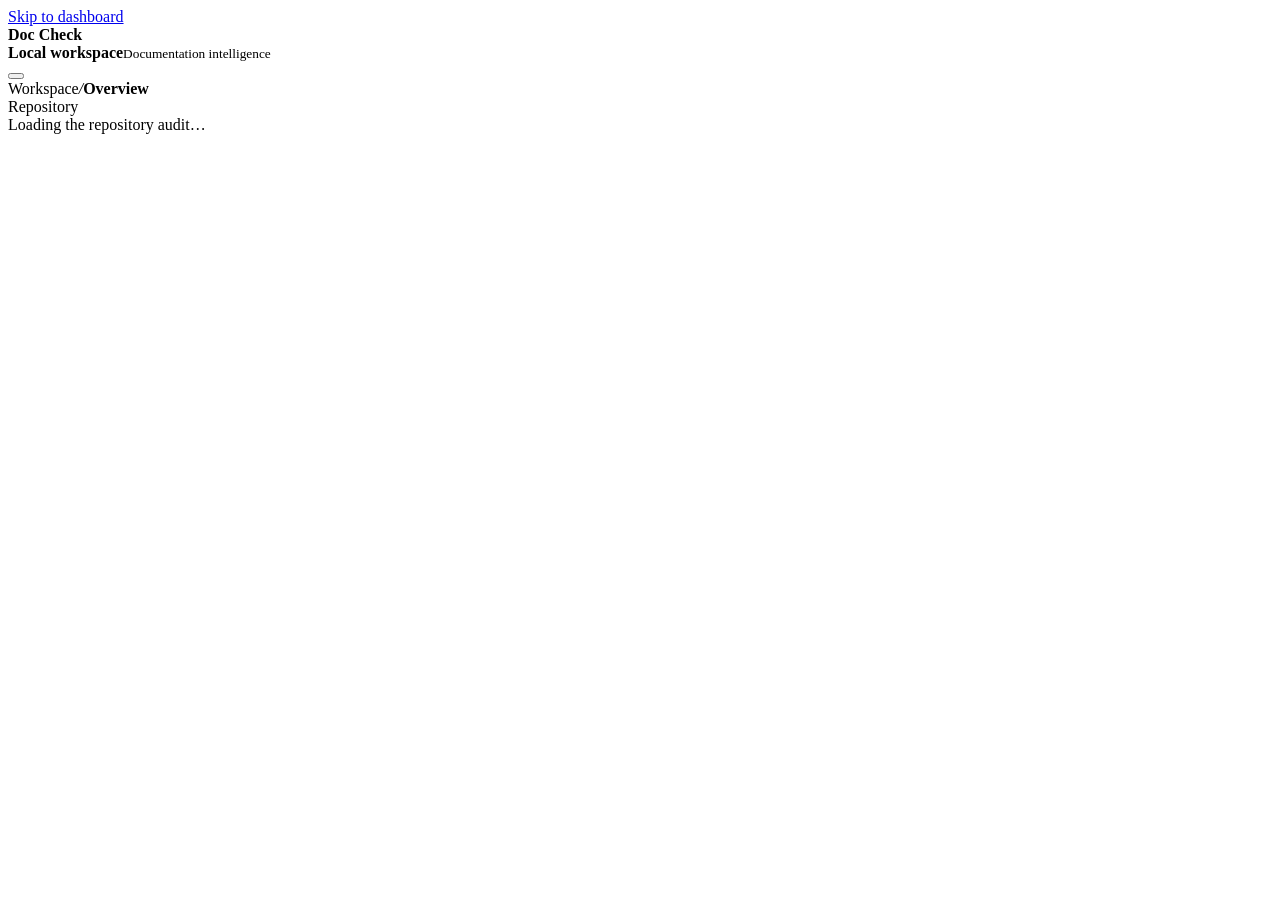
<file: web/dashboard.html>
<!doctype html>
<html lang="en">
<head>
<meta charset="utf-8"><meta name="viewport" content="width=device-width, initial-scale=1">
<meta name="theme-color" content="#19182a"><meta name="description" content="Explore documentation health, code evidence and meeting-driven edits in Doc Check.">
<title>Doc Check · Documentation intelligence</title>
<style>/* DASHBOARD_STYLES */</style>
</head>
<body>
<a class="skip" href="#content">Skip to dashboard</a>
<div class="shell">
<aside id="sidebar" aria-label="Workspace sidebar">
  <div class="brand"><span class="brandmark" data-icon="layers"></span><b>Doc Check</b></div>
  <nav aria-label="Dashboard navigation" id="nav"></nav>
  <div class="sidefoot"><span class="footmark" data-icon="terminal"></span><div><b id="side-mode">Local workspace</b><small>Documentation intelligence</small></div></div>
</aside>
<div class="maincol">
<header class="topbar"><button class="iconbtn menu" aria-label="Open navigation" aria-expanded="false" aria-controls="sidebar" id="menutoggle" data-icon="menu"></button>
<div class="crumb"><span data-icon="panel"></span><span>Workspace</span><i>/</i><b id="crumb">Overview</b></div>
<div class="repochip"><span data-icon="repo"></span><span id="repo">Repository</span></div></header>
<main id="content" tabindex="-1"><div class="loading" role="status">Loading the repository audit…</div></main>
</div></div>
<button id="scrim" aria-label="Close navigation" hidden></button>
<dialog id="detail" aria-labelledby="detail-type"><header><span id="detail-type">Evidence</span><button id="close-detail" class="iconbtn" aria-label="Close details" data-icon="close"></button></header><div id="detail-body"></div></dialog>
<div class="sr" aria-live="polite" id="announce"></div>
<script type="application/json" id="snapshot"><!-- SNAPSHOT_DATA --></script>
<script>/* DASHBOARD_APP */</script>
</body></html>
</file>
